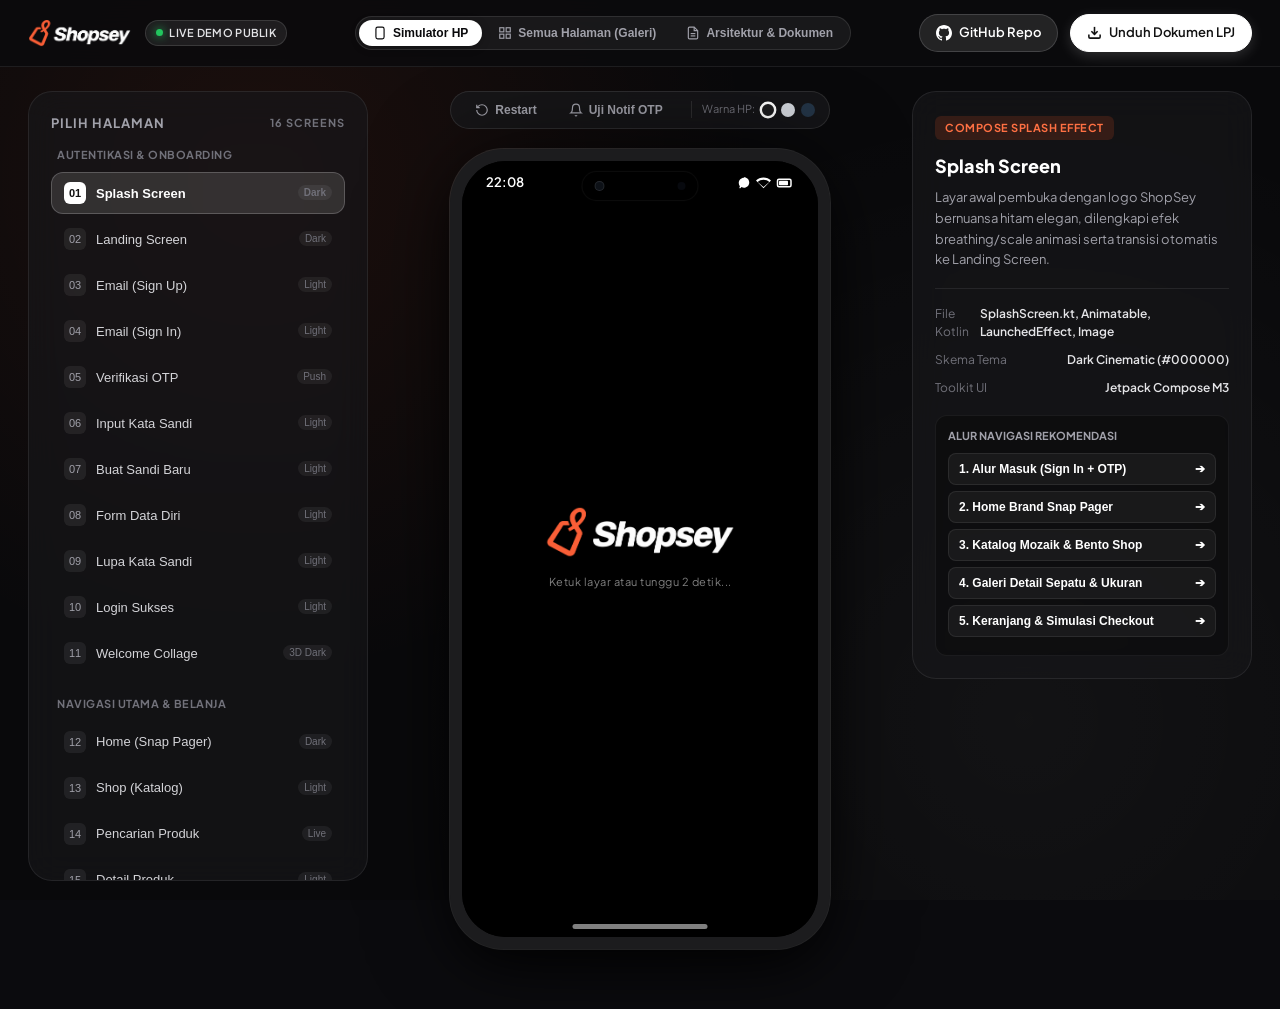
<file: index.html>
<!DOCTYPE html>
<html lang="id">
<head>
  <meta charset="UTF-8">
  <meta http-equiv="refresh" content="0; url=docs/index.html">
  <title>ShopSey — Mengalihkan ke Demo Publik...</title>
  <script>
    window.location.replace("docs/index.html");
  </script>
</head>
<body style="background:#09090b; color:#ffffff; font-family:sans-serif; display:flex; align-items:center; justify-content:center; height:100vh; margin:0;">
  <p>Mengalihkan ke Demo Aplikasi ShopSey... <a href="docs/index.html" style="color:#ff5722;">Klik di sini jika tidak beralih otomatis</a></p>
</body>
</html>
</file>
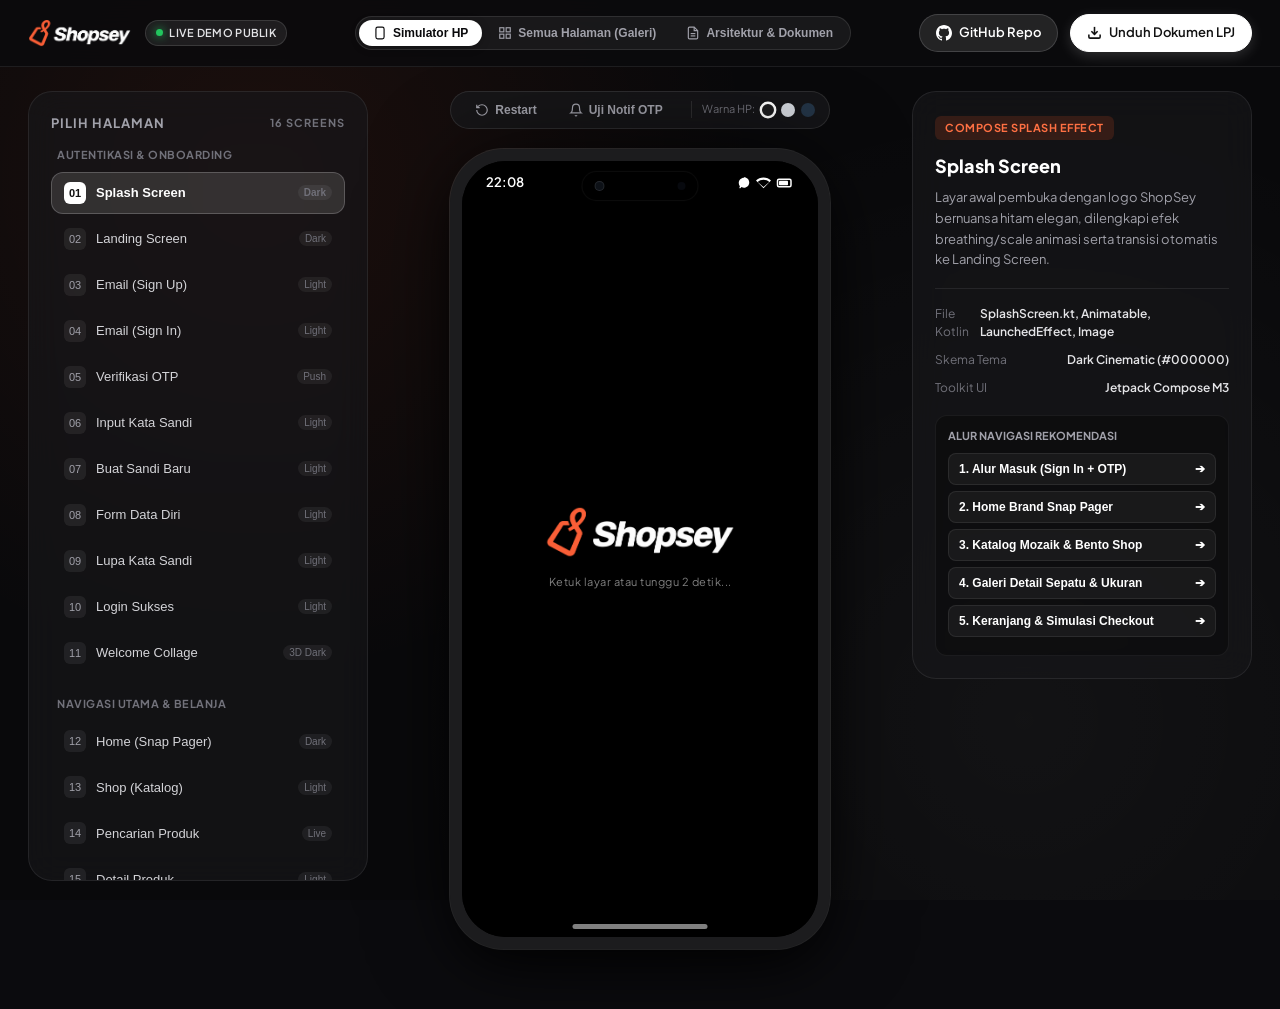
<file: docs/index.html>
<!DOCTYPE html>
<html lang="id">
<head>
  <meta charset="UTF-8">
  <meta name="viewport" content="width=device-width, initial-scale=1.0">
  <title>ShopSey — Demo Interaktif Seluruh Halaman Aplikasi Android</title>
  <meta name="description" content="Demo website publik untuk seluruh halaman aplikasi mobile ShopSey (Tugas Akhir Android Studio Jetpack Compose). Menampilkan simulasi autentikasi OTP, katalog brand sinematik, dan keranjang belanja.">
  <link rel="icon" type="image/png" href="assets/images/logo3.png">

  <!-- Google Fonts: Plus Jakarta Sans -->
  <link rel="preconnect" href="https://fonts.googleapis.com">
  <link rel="preconnect" href="https://fonts.gstatic.com" crossorigin>
  <link href="https://fonts.googleapis.com/css2?family=Plus+Jakarta+Sans:wght@400;500;600;700;800;900&display=swap" rel="stylesheet">

  <!-- Main Stylesheet -->
  <link rel="stylesheet" href="style.css">
</head>
<body>

  <!-- Ambient Light Glow -->
  <div class="bg-ambient"></div>

  <!-- Top Sticky Header -->
  <header class="site-header">
    <div class="brand-section">
      <img src="assets/images/logo_shopsey_white.png" alt="ShopSey Logo" class="brand-logo-img">
      <span class="brand-badge">
        <span class="pulse-dot"></span>
        LIVE DEMO PUBLIK
      </span>
    </div>

    <!-- View Mode Switcher -->
    <div class="nav-view-mode">
      <button class="view-btn active" id="btn-mode-simulator">
        <svg width="14" height="14" viewBox="0 0 24 24" fill="none" stroke="currentColor" stroke-width="2"><rect x="5" y="2" width="14" height="20" rx="3"/><line x1="12" y1="18" x2="12" y2="18"/></svg>
        Simulator HP
      </button>
      <button class="view-btn" id="btn-mode-overview">
        <svg width="14" height="14" viewBox="0 0 24 24" fill="none" stroke="currentColor" stroke-width="2"><rect x="3" y="3" width="7" height="7"/><rect x="14" y="3" width="7" height="7"/><rect x="14" y="14" width="7" height="7"/><rect x="3" y="14" width="7" height="7"/></svg>
        Semua Halaman (Galeri)
      </button>
      <button class="view-btn" id="btn-mode-docs">
        <svg width="14" height="14" viewBox="0 0 24 24" fill="none" stroke="currentColor" stroke-width="2"><path d="M14 2H6a2 2 0 0 0-2 2v16a2 2 0 0 0 2 2h12a2 2 0 0 0 2-2V8z"/><polyline points="14 2 14 8 20 8"/><line x1="16" y1="13" x2="8" y2="13"/><line x1="16" y1="17" x2="8" y2="17"/></svg>
        Arsitektur & Dokumen
      </button>
    </div>

    <!-- Header Actions -->
    <div class="header-actions">
      <a href="https://github.com/r4rdi/Shopsey-App" target="_blank" class="btn-icon-link btn-github">
        <svg width="16" height="16" viewBox="0 0 24 24" fill="currentColor"><path d="M12 0c-6.626 0-12 5.373-12 12 0 5.302 3.438 9.8 8.207 11.387.599.111.793-.261.793-.577v-2.234c-3.338.726-4.033-1.416-4.033-1.416-.546-1.387-1.333-1.756-1.333-1.756-1.089-.745.083-.729.083-.729 1.205.084 1.839 1.237 1.839 1.237 1.07 1.834 2.807 1.304 3.492.997.107-.775.418-1.305.762-1.604-2.665-.305-5.467-1.334-5.467-5.931 0-1.311.469-2.381 1.236-3.221-.124-.303-.535-1.524.117-3.176 0 0 1.008-.322 3.301 1.23.957-.266 1.983-.399 3.003-.404 1.02.005 2.047.138 3.006.404 2.291-1.552 3.297-1.23 3.297-1.23.653 1.653.242 2.874.118 3.176.77.84 1.235 1.911 1.235 3.221 0 4.609-2.807 5.624-5.479 5.921.43.372.823 1.102.823 2.222v3.293c0 .319.192.694.801.576 4.765-1.589 8.199-6.086 8.199-11.386 0-6.627-5.373-12-12-12z"/></svg>
        GitHub Repo
      </a>
      <a href="../LPJ_Tugas_Akhir_ShopSey_Android_Studio.docx" download class="btn-icon-link btn-primary">
        <svg width="15" height="15" viewBox="0 0 24 24" fill="none" stroke="currentColor" stroke-width="2.5"><path d="M21 15v4a2 2 0 0 1-2 2H5a2 2 0 0 1-2-2v-4"/><polyline points="7 10 12 15 17 10"/><line x1="12" y1="15" x2="12" y2="3"/></svg>
        Unduh Dokumen LPJ
      </a>
    </div>
  </header>

  <!-- Main Workspace -->
  <main class="app-container">

    <!-- ====================================================================
         VIEW 1: Interactive Device Simulator Mode
         ==================================================================== -->
    <div class="simulator-layout" id="view-simulator">

      <!-- Left Sidebar: Direct Screen Jump & Flow Navigator -->
      <aside class="sidebar-panel">
        <div class="panel-title">
          <span>Pilih Halaman</span>
          <span style="font-size: 11px; color: #71717a;">16 Screens</span>
        </div>

        <!-- Group 1: Onboarding & Autentikasi -->
        <div class="flow-group">
          <div class="flow-group-title">Autentikasi & Onboarding</div>
          <button class="screen-link-btn active" data-screen="splash">
            <span class="screen-icon">01</span>
            <span>Splash Screen</span>
            <span class="screen-badge-theme">Dark</span>
          </button>
          <button class="screen-link-btn" data-screen="landing">
            <span class="screen-icon">02</span>
            <span>Landing Screen</span>
            <span class="screen-badge-theme">Dark</span>
          </button>
          <button class="screen-link-btn" data-screen="email-signup">
            <span class="screen-icon">03</span>
            <span>Email (Sign Up)</span>
            <span class="screen-badge-theme">Light</span>
          </button>
          <button class="screen-link-btn" data-screen="email-signin">
            <span class="screen-icon">04</span>
            <span>Email (Sign In)</span>
            <span class="screen-badge-theme">Light</span>
          </button>
          <button class="screen-link-btn" data-screen="otp">
            <span class="screen-icon">05</span>
            <span>Verifikasi OTP</span>
            <span class="screen-badge-theme">Push</span>
          </button>
          <button class="screen-link-btn" data-screen="password">
            <span class="screen-icon">06</span>
            <span>Input Kata Sandi</span>
            <span class="screen-badge-theme">Light</span>
          </button>
          <button class="screen-link-btn" data-screen="create-password">
            <span class="screen-icon">07</span>
            <span>Buat Sandi Baru</span>
            <span class="screen-badge-theme">Light</span>
          </button>
          <button class="screen-link-btn" data-screen="register-form">
            <span class="screen-icon">08</span>
            <span>Form Data Diri</span>
            <span class="screen-badge-theme">Light</span>
          </button>
          <button class="screen-link-btn" data-screen="forgot-password">
            <span class="screen-icon">09</span>
            <span>Lupa Kata Sandi</span>
            <span class="screen-badge-theme">Light</span>
          </button>
          <button class="screen-link-btn" data-screen="login-success">
            <span class="screen-icon">10</span>
            <span>Login Sukses</span>
            <span class="screen-badge-theme">Light</span>
          </button>
          <button class="screen-link-btn" data-screen="welcome">
            <span class="screen-icon">11</span>
            <span>Welcome Collage</span>
            <span class="screen-badge-theme">3D Dark</span>
          </button>
        </div>

        <!-- Group 2: E-Commerce Experience -->
        <div class="flow-group">
          <div class="flow-group-title">Navigasi Utama & Belanja</div>
          <button class="screen-link-btn" data-screen="home">
            <span class="screen-icon">12</span>
            <span>Home (Snap Pager)</span>
            <span class="screen-badge-theme">Dark</span>
          </button>
          <button class="screen-link-btn" data-screen="shop">
            <span class="screen-icon">13</span>
            <span>Shop (Katalog)</span>
            <span class="screen-badge-theme">Light</span>
          </button>
          <button class="screen-link-btn" data-screen="search">
            <span class="screen-icon">14</span>
            <span>Pencarian Produk</span>
            <span class="screen-badge-theme">Live</span>
          </button>
          <button class="screen-link-btn" data-screen="detail">
            <span class="screen-icon">15</span>
            <span>Detail Produk</span>
            <span class="screen-badge-theme">Light</span>
          </button>
          <button class="screen-link-btn" data-screen="bag">
            <span class="screen-icon">16</span>
            <span>Keranjang (Bag)</span>
            <span class="screen-badge-theme">Checkout</span>
          </button>
          <button class="screen-link-btn" data-screen="profile">
            <span class="screen-icon">17</span>
            <span>Profil Pengguna</span>
            <span class="screen-badge-theme">Member</span>
          </button>
        </div>
      </aside>

      <!-- Center Stage: The Live Phone Mockup -->
      <section class="device-stage">

        <!-- Controls Toolbar -->
        <div class="device-toolbar">
          <button class="toolbar-btn" id="btn-restart-app" title="Kembali ke awal">
            <svg width="14" height="14" viewBox="0 0 24 24" fill="none" stroke="currentColor" stroke-width="2"><path d="M3 12a9 9 0 1 0 9-9 9.75 9.75 0 0 0-6.74 2.74L3 8"/><path d="M3 3v5h5"/></svg>
            Restart
          </button>
          <button class="toolbar-btn" id="btn-test-notif" title="Uji Notifikasi Pop-up OTP">
            <svg width="14" height="14" viewBox="0 0 24 24" fill="none" stroke="currentColor" stroke-width="2"><path d="M18 8A6 6 0 0 0 6 8c0 7-3 9-3 9h18s-3-2-3-9"/><path d="M13.73 21a2 2 0 0 1-3.46 0"/></svg>
            Uji Notif OTP
          </button>

          <!-- Device Bezel Color Switcher -->
          <div class="device-color-picker">
            <span style="font-size: 11px; color: #71717a;">Warna HP:</span>
            <div class="color-dot color-black active" data-color="black" title="Titanium Black"></div>
            <div class="color-dot color-silver" data-color="silver" title="Titanium Silver"></div>
            <div class="color-dot color-blue" data-color="blue" title="Midnight Navy"></div>
          </div>
        </div>

        <!-- The Physical Phone Frame -->
        <div class="phone-mockup" id="phone-mockup-frame">
          <div class="phone-screen">

            <!-- Dynamic Island Hardware -->
            <div class="dynamic-island">
              <div class="island-camera"></div>
              <div class="island-sensor"></div>
            </div>

            <!-- Top Status Bar -->
            <div class="phone-status-bar">
              <span class="clock-time">09:41</span>
              <div class="status-bar-icons">
                <svg width="14" height="14" viewBox="0 0 24 24" fill="currentColor"><path d="M12 3c-4.97 0-9 4.03-9 9 0 2.12.74 4.07 1.97 5.61L4.35 19.4c-.39.39-.39 1.02 0 1.41.39.39 1.02.39 1.41 0l1.9-1.9C9.23 19.64 10.57 20 12 20c4.97 0 9-4.03 9-9s-4.03-9-9-9z"/></svg>
                <svg width="15" height="15" viewBox="0 0 24 24" fill="currentColor"><path d="M12 4C7.31 4 3.07 5.9 0 8.98L12 21 24 8.98C20.93 5.9 16.69 4 12 4zm0 3.5c3.55 0 6.8 1.34 9.27 3.55L12 19.33 2.73 11.05C5.2 8.84 8.45 7.5 12 7.5z"/></svg>
                <svg width="18" height="18" viewBox="0 0 24 24" fill="currentColor"><rect x="2" y="7" width="18" height="10" rx="2" fill="none" stroke="currentColor" stroke-width="2"/><rect x="4" y="9" width="12" height="6" rx="1"/><path d="M22 11v2"/></svg>
              </div>
            </div>

            <!-- Heads-Up System Notification (Simulasi Android Status Bar Push Alert) -->
            <div class="heads-up-notification" id="heads-up-notif">
              <div class="notif-header">
                <div class="notif-app-icon">S</div>
                <span>ShopSey • Sekarang</span>
              </div>
              <div class="notif-body">
                Kode verifikasi akun ShopSey Anda adalah <span class="notif-otp-code" id="notif-otp-val">392817</span>. Jangan berikan kode ini kepada siapa pun.
              </div>
              <div class="notif-actions">
                <button class="notif-btn copy-btn" id="btn-copy-otp">Salin Kode</button>
                <button class="notif-btn" onclick="document.getElementById('heads-up-notif').classList.remove('visible')">Tutup</button>
              </div>
            </div>

            <!-- ==========================================================
                 SCREEN CONTAINER (VIEWPORT)
                 ========================================================== -->
            <div class="screen-viewport">

              <!-- 1. SPLASH SCREEN -->
              <div class="screen active" id="screen-splash">
                <div class="splash-logo-wrap">
                  <img src="assets/images/logo_shopsey_white.png" alt="ShopSey Logo" class="splash-logo-img">
                  <div class="splash-hint">Ketuk layar atau tunggu 2 detik...</div>
                </div>
              </div>

              <!-- 2. LANDING SCREEN -->
              <div class="screen" id="screen-landing">
                <div class="landing-carousel-bg">
                  <img src="assets/images/landing1.png" class="landing-slide-img active" alt="Landing 1">
                  <img src="assets/images/landing2.png" class="landing-slide-img" alt="Landing 2">
                  <img src="assets/images/landing3.png" class="landing-slide-img" alt="Landing 3">
                  <img src="assets/images/landing4.png" class="landing-slide-img" alt="Landing 4">
                  <img src="assets/images/landing5.png" class="landing-slide-img" alt="Landing 5">
                  <img src="assets/images/landing6.png" class="landing-slide-img" alt="Landing 6">
                </div>
                <div class="landing-vignette"></div>
                <div class="landing-content">
                  <div class="landing-header">
                    <img src="assets/images/logo_shopsey_white.png" alt="ShopSey" class="landing-logo">
                    <div class="landing-dots">
                      <div class="landing-dot active" data-slide="0"></div>
                      <div class="landing-dot" data-slide="1"></div>
                      <div class="landing-dot" data-slide="2"></div>
                      <div class="landing-dot" data-slide="3"></div>
                      <div class="landing-dot" data-slide="4"></div>
                      <div class="landing-dot" data-slide="5"></div>
                    </div>
                  </div>
                  <div class="landing-footer">
                    <button class="btn-landing-primary" onclick="navigateTo('email-signup')">Sign Up</button>
                    <button class="btn-landing-secondary" onclick="navigateTo('email-signin')">Sign In</button>
                  </div>
                </div>
              </div>

              <!-- 3. EMAIL INPUT (SIGN UP) -->
              <div class="screen" id="screen-email-signup">
                <div class="auth-screen-layout">
                  <div class="auth-nav-bar">
                    <button class="auth-back-btn" onclick="navigateTo('landing')">
                      <svg width="20" height="20" viewBox="0 0 24 24" fill="none" stroke="currentColor" stroke-width="2.5"><path d="M19 12H5M12 19l-7-7 7-7"/></svg>
                    </button>
                    <img src="assets/images/logo_shopsey_black.png" alt="ShopSey" class="auth-brand-logo">
                    <div style="width: 24px;"></div>
                  </div>
                  <h1 class="auth-title">Masukkan email Anda untuk bergabung</h1>
                  <p class="auth-subtitle">Daftarkan akun member ShopSey untuk mendapatkan akses eksklusif ke rilis produk terbaru.</p>
                  <div class="form-group">
                    <label class="form-label">Alamat Email</label>
                    <input type="email" class="form-input-text" id="signup-email-input" value="member@shopsey.com" placeholder="nama@email.com">
                  </div>
                  <p style="font-size: 11px; color: #71717a; margin-bottom: 20px; line-height: 1.4;">
                    Dengan melanjutkan, Anda menyetujui Ketentuan Layanan dan Kebijakan Privasi ShopSey.
                  </p>
                  <button class="auth-btn-full" onclick="navigateTo('create-password')">Lanjutkan</button>
                  <div class="auth-text-link" onclick="navigateTo('email-signin')">
                    Sudah memiliki akun? <b>Sign In</b>
                  </div>
                </div>
              </div>

              <!-- 4. EMAIL INPUT (SIGN IN) -->
              <div class="screen" id="screen-email-signin">
                <div class="auth-screen-layout">
                  <div class="auth-nav-bar">
                    <button class="auth-back-btn" onclick="navigateTo('landing')">
                      <svg width="20" height="20" viewBox="0 0 24 24" fill="none" stroke="currentColor" stroke-width="2.5"><path d="M19 12H5M12 19l-7-7 7-7"/></svg>
                    </button>
                    <img src="assets/images/logo_shopsey_black.png" alt="ShopSey" class="auth-brand-logo">
                    <div style="width: 24px;"></div>
                  </div>
                  <h1 class="auth-title">Masukkan email Anda untuk masuk</h1>
                  <p class="auth-subtitle">Kami akan mengirimkan kode verifikasi OTP ke email Anda.</p>
                  <div class="form-group">
                    <label class="form-label">Alamat Email</label>
                    <input type="email" class="form-input-text" id="signin-email-input" value="member@shopsey.com" placeholder="nama@email.com">
                  </div>
                  <button class="auth-btn-full" onclick="navigateTo('otp')">Lanjutkan</button>
                  <button class="auth-btn-outline" onclick="navigateTo('password')">Gunakan Kata Sandi</button>
                  <div class="auth-text-link" onclick="navigateTo('email-signup')">
                    Belum punya akun? <b>Daftar Sekarang</b>
                  </div>
                </div>
              </div>

              <!-- 5. OTP VERIFICATION SCREEN -->
              <div class="screen" id="screen-otp">
                <div class="auth-screen-layout">
                  <div class="auth-nav-bar">
                    <button class="auth-back-btn" onclick="navigateTo('email-signin')">
                      <svg width="20" height="20" viewBox="0 0 24 24" fill="none" stroke="currentColor" stroke-width="2.5"><path d="M19 12H5M12 19l-7-7 7-7"/></svg>
                    </button>
                    <img src="assets/images/logo_shopsey_black.png" alt="ShopSey" class="auth-brand-logo">
                    <div style="width: 24px;"></div>
                  </div>
                  <h1 class="auth-title">Verifikasi email Anda</h1>
                  <p class="auth-subtitle">Masukkan kode 6 digit yang dikirimkan ke:</p>
                  <div class="user-email-chip">
                    <span id="display-otp-email">member@shopsey.com</span>
                    <span class="edit-link" onclick="navigateTo('email-signin')">Ubah</span>
                  </div>
                  <div class="otp-inputs-grid">
                    <input type="text" maxlength="1" class="otp-box" value="3">
                    <input type="text" maxlength="1" class="otp-box" value="9">
                    <input type="text" maxlength="1" class="otp-box" value="2">
                    <input type="text" maxlength="1" class="otp-box" value="8">
                    <input type="text" maxlength="1" class="otp-box" value="1">
                    <input type="text" maxlength="1" class="otp-box" value="7">
                  </div>
                  <div style="display: flex; justify-content: space-between; font-size: 12px; margin-bottom: 20px;">
                    <span style="color: #71717a;">Kirim ulang kode dalam</span>
                    <span style="font-weight: 700; color: #111111;" id="otp-timer-count">45d</span>
                  </div>
                  <button class="auth-btn-full" onclick="navigateTo('login-success')">Verifikasi & Masuk</button>
                  <div class="auth-text-link" onclick="navigateTo('password')">
                    Masuk menggunakan <b>Kata Sandi</b>
                  </div>
                </div>
              </div>

              <!-- 6. PASSWORD INPUT SCREEN -->
              <div class="screen" id="screen-password">
                <div class="auth-screen-layout">
                  <div class="auth-nav-bar">
                    <button class="auth-back-btn" onclick="navigateTo('email-signin')">
                      <svg width="20" height="20" viewBox="0 0 24 24" fill="none" stroke="currentColor" stroke-width="2.5"><path d="M19 12H5M12 19l-7-7 7-7"/></svg>
                    </button>
                    <img src="assets/images/logo_shopsey_black.png" alt="ShopSey" class="auth-brand-logo">
                    <div style="width: 24px;"></div>
                  </div>
                  <h1 class="auth-title">Apa kata sandi Anda?</h1>
                  <div class="user-email-chip">
                    <span>member@shopsey.com</span>
                    <span class="edit-link" onclick="navigateTo('email-signin')">Ubah</span>
                  </div>
                  <div class="form-group password-wrap">
                    <label class="form-label">Kata Sandi</label>
                    <input type="password" class="form-input-text" id="input-password-field" value="Member2026!">
                    <button class="password-toggle-btn" type="button" onclick="const p = document.getElementById('input-password-field'); p.type = p.type === 'password' ? 'text' : 'password';">
                      <svg width="18" height="18" viewBox="0 0 24 24" fill="none" stroke="currentColor" stroke-width="2"><path d="M1 12s4-8 11-8 11 8 11 8-4 8-11 8-11-8-11-8z"/><circle cx="12" cy="12" r="3"/></svg>
                    </button>
                  </div>
                  <div style="text-align: right; margin-bottom: 24px;">
                    <span style="font-size: 12px; color: #ff5722; font-weight: 600; cursor: pointer;" onclick="navigateTo('forgot-password')">Lupa kata sandi?</span>
                  </div>
                  <button class="auth-btn-full" onclick="navigateTo('login-success')">Masuk</button>
                  <button class="auth-btn-outline" onclick="navigateTo('otp')">Masuk dengan Kode OTP</button>
                </div>
              </div>

              <!-- 7. CREATE PASSWORD SCREEN (SIGN UP FLOW) -->
              <div class="screen" id="screen-create-password">
                <div class="auth-screen-layout">
                  <div class="auth-nav-bar">
                    <button class="auth-back-btn" onclick="navigateTo('email-signup')">
                      <svg width="20" height="20" viewBox="0 0 24 24" fill="none" stroke="currentColor" stroke-width="2.5"><path d="M19 12H5M12 19l-7-7 7-7"/></svg>
                    </button>
                    <img src="assets/images/logo_shopsey_black.png" alt="ShopSey" class="auth-brand-logo">
                    <div style="width: 24px;"></div>
                  </div>
                  <h1 class="auth-title">Buat kata sandi</h1>
                  <p class="auth-subtitle">Gunakan kata sandi yang kuat untuk mengamankan akun Anda.</p>
                  <div class="form-group password-wrap">
                    <label class="form-label">Kata Sandi Baru</label>
                    <input type="password" class="form-input-text" value="ShopseyPro2026!">
                  </div>
                  <div style="display: flex; flex-direction: column; gap: 6px; font-size: 12px; color: #16a34a; margin-bottom: 24px;">
                    <div>✓ Minimal 8 karakter</div>
                    <div>✓ Mengandung huruf besar dan kecil</div>
                    <div>✓ Mengandung angka atau simbol khusus</div>
                  </div>
                  <button class="auth-btn-full" onclick="navigateTo('register-form')">Lanjutkan</button>
                </div>
              </div>

              <!-- 8. REGISTER FORM SCREEN -->
              <div class="screen" id="screen-register-form">
                <div class="auth-screen-layout">
                  <div class="auth-nav-bar">
                    <button class="auth-back-btn" onclick="navigateTo('create-password')">
                      <svg width="20" height="20" viewBox="0 0 24 24" fill="none" stroke="currentColor" stroke-width="2.5"><path d="M19 12H5M12 19l-7-7 7-7"/></svg>
                    </button>
                    <img src="assets/images/logo_shopsey_black.png" alt="ShopSey" class="auth-brand-logo">
                    <div style="width: 24px;"></div>
                  </div>
                  <h1 class="auth-title">Lengkapi profil Anda</h1>
                  <p class="auth-subtitle">Informasi ini digunakan untuk personalisasi rekomendasi belanja Anda.</p>
                  <div class="form-group">
                    <label class="form-label">Nama Depan</label>
                    <input type="text" class="form-input-text" value="R">
                  </div>
                  <div class="form-group">
                    <label class="form-label">Nama Belakang</label>
                    <input type="text" class="form-input-text" value="Ardiansyah">
                  </div>
                  <div class="form-group">
                    <label class="form-label">Tanggal Lahir</label>
                    <input type="date" class="form-input-text" value="2002-08-15">
                  </div>
                  <div class="form-group">
                    <label class="form-label">Pilihan Kategori Minat</label>
                    <div style="display: flex; gap: 10px;">
                      <button type="button" class="search-chip" style="background:#111111; color:white;">Pria</button>
                      <button type="button" class="search-chip">Wanita</button>
                      <button type="button" class="search-chip">Anak</button>
                    </div>
                  </div>
                  <button class="auth-btn-full" onclick="navigateTo('login-success')">Daftar Akun</button>
                </div>
              </div>

              <!-- 9. FORGOT PASSWORD SCREEN -->
              <div class="screen" id="screen-forgot-password">
                <div class="auth-screen-layout">
                  <div class="auth-nav-bar">
                    <button class="auth-back-btn" onclick="navigateTo('password')">
                      <svg width="20" height="20" viewBox="0 0 24 24" fill="none" stroke="currentColor" stroke-width="2.5"><path d="M19 12H5M12 19l-7-7 7-7"/></svg>
                    </button>
                    <img src="assets/images/logo_shopsey_black.png" alt="ShopSey" class="auth-brand-logo">
                    <div style="width: 24px;"></div>
                  </div>
                  <h1 class="auth-title">Reset kata sandi</h1>
                  <p class="auth-subtitle">Verifikasikan email Anda dan buat kata sandi baru.</p>
                  <div class="form-group">
                    <label class="form-label">Email Terdaftar</label>
                    <input type="email" class="form-input-text" value="member@shopsey.com">
                  </div>
                  <div class="form-group">
                    <label class="form-label">Kata Sandi Baru</label>
                    <input type="password" class="form-input-text" value="PasswordBaru2026!">
                  </div>
                  <button class="auth-btn-full" onclick="navigateTo('landing')">Perbarui Kata Sandi</button>
                  <button class="auth-btn-outline" onclick="navigateTo('landing')">Batal</button>
                </div>
              </div>

              <!-- 10. LOGIN SUCCESS SCREEN -->
              <div class="screen" id="screen-login-success">
                <div class="success-badge-anim">
                  <svg width="40" height="40" viewBox="0 0 24 24" fill="none" stroke="currentColor" stroke-width="3"><polyline points="20 6 9 17 4 12"/></svg>
                </div>
                <h1 style="font-size: 26px; font-weight: 800; color: #111111; margin-bottom: 8px;">Anda berhasil masuk</h1>
                <p style="font-size: 14px; color: #71717a; margin-bottom: 30px;">Selamat datang kembali di ShopSey. Pengalaman belanja premium Anda telah siap.</p>
                <button class="auth-btn-full" onclick="navigateTo('welcome')">Lanjutkan</button>
              </div>

              <!-- 11. WELCOME SCREEN (30-DEGREE TILTED PHOTO COLLAGE) -->
              <div class="screen" id="screen-welcome">
                <div class="welcome-collage-wrap">
                  <div class="collage-col">
                    <img src="assets/images/welcome1.png" class="collage-img" alt="W1">
                    <img src="assets/images/welcome2.png" class="collage-img" alt="W2">
                    <img src="assets/images/welcome3.png" class="collage-img" alt="W3">
                    <img src="assets/images/welcome4.png" class="collage-img" alt="W4">
                  </div>
                  <div class="collage-col">
                    <img src="assets/images/welcome5.png" class="collage-img" alt="W5">
                    <img src="assets/images/welcome6.png" class="collage-img" alt="W6">
                    <img src="assets/images/welcome7.png" class="collage-img" alt="W7">
                    <img src="assets/images/welcome8.png" class="collage-img" alt="W8">
                  </div>
                  <div class="collage-col">
                    <img src="assets/images/welcome9.png" class="collage-img" alt="W9">
                    <img src="assets/images/welcome10.png" class="collage-img" alt="W10">
                    <img src="assets/images/welcome11.png" class="collage-img" alt="W11">
                    <img src="assets/images/welcome12.png" class="collage-img" alt="W12">
                  </div>
                </div>
                <div class="welcome-overlay">
                  <div class="welcome-top">
                    <img src="assets/images/logo_shopsey_white.png" alt="ShopSey" style="height: 30px;">
                  </div>
                  <div class="welcome-center">
                    <h1 class="welcome-heading">Hi R,<br>Welcome to Shopsey.</h1>
                    <p class="welcome-sub">Thanks for being with us! Temukan perlengkapan atletik terbaik yang dirancang untuk performa tertinggi.</p>
                    <div style="margin-top: 20px;">
                      <button class="btn-landing-primary" style="background:#ffffff; color:#111111; font-weight:800;" onclick="navigateTo('home')">Mulai Eksplorasi</button>
                    </div>
                  </div>
                  <div class="welcome-footer-tag">MEMBER SEJAK 2026</div>
                </div>
              </div>

              <!-- 12. HOME SCREEN (CINEMATIC DARK VERTICAL PAGER) -->
              <div class="screen" id="screen-home">
                <div class="home-vertical-pager">

                  <!-- Slide 1: Nike -->
                  <div class="home-section-slide active" data-index="0">
                    <img src="assets/images/homebg1.png" class="home-section-bg" alt="Nike United">
                    <div class="home-gradient-overlay"></div>
                    <div class="home-section-info">
                      <img src="assets/images/icon_nike.png" class="home-brand-icon" alt="Nike Logo">
                      <h2 class="home-section-title">Nike United</h2>
                      <p class="home-section-desc">Created by athletes. Inovasi mutakhir untuk performa tanpa batas.</p>
                      <button class="home-explore-btn">Explore</button>
                    </div>
                  </div>

                  <!-- Slide 2: Sheath Kobe -->
                  <div class="home-section-slide" data-index="1">
                    <img src="assets/images/homebg2.png" class="home-section-bg" alt="Kobe Protro">
                    <div class="home-gradient-overlay"></div>
                    <div class="home-section-info">
                      <img src="assets/images/icon_sheathkobe.png" class="home-brand-icon" alt="Kobe Sheath">
                      <h2 class="home-section-title">Kobe Protro</h2>
                      <p class="home-section-desc">Passion, focus, and relentless work ethic. Semangat Mamba Mentality.</p>
                      <button class="home-explore-btn">Explore</button>
                    </div>
                  </div>

                  <!-- Slide 3: Adidas -->
                  <div class="home-section-slide" data-index="2">
                    <img src="assets/images/homebg3.png" class="home-section-bg" alt="Predator Elite">
                    <div class="home-gradient-overlay"></div>
                    <div class="home-section-info">
                      <img src="assets/images/icon_adidas.png" class="home-brand-icon" alt="Adidas">
                      <h2 class="home-section-title">Predator Elite</h2>
                      <p class="home-section-desc">Speed, precision, and surgical touch di setiap sentuhan lapangan.</p>
                      <button class="home-explore-btn">Explore</button>
                    </div>
                  </div>

                  <!-- Slide 4: Puma -->
                  <div class="home-section-slide" data-index="3">
                    <img src="assets/images/homebg4.png" class="home-section-bg" alt="Puma Future">
                    <div class="home-gradient-overlay"></div>
                    <div class="home-section-info">
                      <img src="assets/images/icon_puma.png" class="home-brand-icon" alt="Puma">
                      <h2 class="home-section-title">Puma Future 7</h2>
                      <p class="home-section-desc">Play without boundaries. Agility and pure energy.</p>
                      <button class="home-explore-btn">Explore</button>
                    </div>
                  </div>

                  <!-- Slide 5: Under Armour -->
                  <div class="home-section-slide" data-index="4">
                    <img src="assets/images/homebg5.png" class="home-section-bg" alt="Curry Flow">
                    <div class="home-gradient-overlay"></div>
                    <div class="home-section-info">
                      <img src="assets/images/icon_underarmour.png" class="home-brand-icon" alt="Under Armour">
                      <h2 class="home-section-title">Curry Flow 11</h2>
                      <p class="home-section-desc">Change the game for good. Unstoppable grip di setiap manuver.</p>
                      <button class="home-explore-btn">Explore</button>
                    </div>
                  </div>

                  <!-- Slide 6: Jordan -->
                  <div class="home-section-slide" data-index="5">
                    <img src="assets/images/homebg6.png" class="home-section-bg" alt="Jordan 6">
                    <div class="home-gradient-overlay"></div>
                    <div class="home-section-info">
                      <img src="assets/images/icon_jordan.png" class="home-brand-icon" alt="Jordan">
                      <h2 class="home-section-title">Jordan 6 Sneaker</h2>
                      <p class="home-section-desc">Defy gravity. An iconic silhouette born for flight.</p>
                      <button class="home-explore-btn">Explore</button>
                    </div>
                  </div>

                </div>

                <!-- Timer Progress Bar at Bottom Right -->
                <div class="home-timer-indicator">
                  <span class="timer-label" id="home-timer-num">01 / 06</span>
                  <div class="timer-track">
                    <div class="timer-fill" id="home-timer-fill"></div>
                  </div>
                </div>

                <!-- Floating Up/Down Arrows -->
                <div class="pager-arrow-nav">
                  <button class="pager-nav-btn" id="btn-home-prev">▲</button>
                  <button class="pager-nav-btn" id="btn-home-next">▼</button>
                </div>
              </div>

              <!-- 13. SHOP SCREEN (LIGHT THEME, HERO CAROUSEL, BENTO & PICKS) -->
              <div class="screen" id="screen-shop">
                <div class="shop-top-bar">
                  <div class="category-dropdown-pill">
                    <span>Men</span>
                    <svg width="16" height="16" viewBox="0 0 24 24" fill="none" stroke="currentColor" stroke-width="2.5"><polyline points="6 9 12 15 18 9"/></svg>
                  </div>
                  <div class="shop-action-icons">
                    <button class="round-icon-btn" onclick="navigateTo('search')">
                      <svg width="18" height="18" viewBox="0 0 24 24" fill="none" stroke="currentColor" stroke-width="2"><circle cx="11" cy="11" r="8"/><line x1="21" y1="21" x2="16.65" y2="16.65"/></svg>
                    </button>
                  </div>
                </div>

                <!-- Hero Carousel -->
                <div class="shop-hero-carousel">
                  <div class="hero-slider-wrap">
                    <div class="hero-slide active">
                      <img src="assets/images/shop1.png" class="hero-slide-img" alt="Alphafly 4">
                      <div class="hero-slide-title">Coming Soon: Alphafly 4 'Prototype'</div>
                    </div>
                    <div class="hero-slide">
                      <img src="assets/images/shop2.png" class="hero-slide-img" alt="Phantom GX">
                      <div class="hero-slide-title">New Release: Phantom GX Elite</div>
                    </div>
                    <div class="hero-slide">
                      <img src="assets/images/shop3.png" class="hero-slide-img" alt="Mercurial">
                      <div class="hero-slide-title">Precision Speed: Mercurial Superfly</div>
                    </div>
                  </div>
                  <div class="hero-dots">
                    <div class="hero-dot active" data-hero="0"></div>
                    <div class="hero-dot" data-hero="1"></div>
                    <div class="hero-dot" data-hero="2"></div>
                  </div>
                </div>

                <!-- Bento Mosaic Categories -->
                <div class="section-heading-row">
                  <h3 class="section-main-heading">Categories</h3>
                  <span class="section-link-action">Lihat Semua</span>
                </div>
                <div class="bento-categories-grid">
                  <div class="category-bento-card">
                    <img src="assets/images/shop5.png" class="category-card-img" alt="New">
                    <span class="category-card-title">New & Featured</span>
                  </div>
                  <div class="category-bento-card">
                    <img src="assets/images/shop4.png" class="category-card-img" alt="Shoes">
                    <span class="category-card-title">Shoes</span>
                  </div>
                  <div class="category-bento-card">
                    <img src="assets/images/shop11.png" class="category-card-img" alt="Clothing">
                    <span class="category-card-title">Clothing</span>
                  </div>
                  <div class="category-bento-card">
                    <img src="assets/images/shop10.png" class="category-card-img" alt="Accessories">
                    <span class="category-card-title">Accessories</span>
                  </div>
                </div>

                <!-- Lifestyle Picks Grid -->
                <div class="section-heading-row" style="margin-top: 14px;">
                  <h3 class="section-main-heading">Lifestyle Picks</h3>
                  <span class="section-link-action">Filter & Urutkan</span>
                </div>
                <div class="lifestyle-picks-grid">
                  <div class="product-mini-card">
                    <div class="mini-card-img-wrap">
                      <img src="assets/images/shop15.png" class="mini-card-img" alt="P1">
                      <div class="mini-card-heart">♥</div>
                    </div>
                    <div class="mini-card-name">Nike Offcourt</div>
                    <div class="mini-card-price">Rp609.000</div>
                  </div>
                  <div class="product-mini-card">
                    <div class="mini-card-img-wrap">
                      <img src="assets/images/shop16.png" class="mini-card-img" alt="P2">
                      <div class="mini-card-heart">♥</div>
                    </div>
                    <div class="mini-card-name">Nike Calm 2.0</div>
                    <div class="mini-card-price">Rp709.000</div>
                  </div>
                  <div class="product-mini-card">
                    <div class="mini-card-img-wrap">
                      <img src="assets/images/shop14.png" class="mini-card-img" alt="P3">
                      <div class="mini-card-heart">♥</div>
                    </div>
                    <div class="mini-card-name">Club Fleece</div>
                    <div class="mini-card-price">Rp919.200 <span class="mini-card-original">1.149k</span></div>
                  </div>
                  <div class="product-mini-card">
                    <div class="mini-card-img-wrap">
                      <img src="assets/images/shop4.png" class="mini-card-img" alt="P4">
                      <div class="mini-card-heart">♥</div>
                    </div>
                    <div class="mini-card-name">Air Max Plus</div>
                    <div class="mini-card-price">Rp2.389.000</div>
                  </div>
                  <div class="product-mini-card">
                    <div class="mini-card-img-wrap">
                      <img src="assets/images/shop17.png" class="mini-card-img" alt="P5">
                      <div class="mini-card-heart">♥</div>
                    </div>
                    <div class="mini-card-name">ReactX Rejuven8</div>
                    <div class="mini-card-price">Rp889.000</div>
                  </div>
                  <div class="product-mini-card">
                    <div class="mini-card-img-wrap">
                      <img src="assets/images/shop12.png" class="mini-card-img" alt="P6">
                      <div class="mini-card-heart">♥</div>
                    </div>
                    <div class="mini-card-name">UA HOVR Elite</div>
                    <div class="mini-card-price">Rp1.499.000</div>
                  </div>
                </div>
              </div>

              <!-- 14. SEARCH SCREEN -->
              <div class="screen" id="screen-search">
                <div class="search-input-bar">
                  <svg width="18" height="18" viewBox="0 0 24 24" fill="none" stroke="#71717a" stroke-width="2"><circle cx="11" cy="11" r="8"/><line x1="21" y1="21" x2="16.65" y2="16.65"/></svg>
                  <input type="text" class="search-input-field" id="search-input-box" placeholder="Cari sepatu, pakaian, atau brand...">
                  <button class="search-clear-btn" id="search-clear-btn">✕</button>
                </div>

                <div style="font-size: 13px; font-weight: 700; color: #111111; margin-bottom: 10px;">Pencarian Populer</div>
                <div class="chips-row">
                  <div class="search-chip">Air Jordan</div>
                  <div class="search-chip">Kobe Protro</div>
                  <div class="search-chip">Predator Elite</div>
                  <div class="search-chip">Curry 11</div>
                  <div class="search-chip">Running</div>
                </div>

                <div style="display:flex; justify-content:space-between; align-items:center; margin-bottom: 12px;">
                  <span style="font-size: 13px; font-weight: 700; color: #111111;">Hasil Katalog</span>
                  <span style="font-size: 11px; color: #71717a;" id="search-results-count">6 Produk Ditemukan</span>
                </div>

                <div class="lifestyle-picks-grid" style="padding:0;">
                  <div class="product-mini-card search-result-card" data-name="Air Jordan 4 Toro" data-cat="Basketball Jordan">
                    <div class="mini-card-img-wrap">
                      <img src="assets/images/bag1.png" class="mini-card-img" alt="AJ4">
                    </div>
                    <div class="mini-card-name">Air Jordan 4 'Toro'</div>
                    <div class="mini-card-price">Rp3.329.000</div>
                  </div>
                  <div class="product-mini-card search-result-card" data-name="Nike Air Max Plus" data-cat="Running Shoes">
                    <div class="mini-card-img-wrap">
                      <img src="assets/images/shop4.png" class="mini-card-img" alt="Air Max">
                    </div>
                    <div class="mini-card-name">Air Max Plus</div>
                    <div class="mini-card-price">Rp2.389.000</div>
                  </div>
                  <div class="product-mini-card search-result-card" data-name="Nike Offcourt Adjust" data-cat="Slide Sandals">
                    <div class="mini-card-img-wrap">
                      <img src="assets/images/shop15.png" class="mini-card-img" alt="Offcourt">
                    </div>
                    <div class="mini-card-name">Nike Offcourt</div>
                    <div class="mini-card-price">Rp609.000</div>
                  </div>
                  <div class="product-mini-card search-result-card" data-name="Kobe Protro 8" data-cat="Sheath Kobe Basketball">
                    <div class="mini-card-img-wrap">
                      <img src="assets/images/homebg2.png" class="mini-card-img" alt="Kobe">
                    </div>
                    <div class="mini-card-name">Kobe 8 Protro</div>
                    <div class="mini-card-price">Rp3.499.000</div>
                  </div>
                  <div class="product-mini-card search-result-card" data-name="Predator Elite" data-cat="Adidas Football Cleat">
                    <div class="mini-card-img-wrap">
                      <img src="assets/images/homebg3.png" class="mini-card-img" alt="Predator">
                    </div>
                    <div class="mini-card-name">Predator Elite</div>
                    <div class="mini-card-price">Rp3.199.000</div>
                  </div>
                  <div class="product-mini-card search-result-card" data-name="Curry Flow 11" data-cat="Under Armour Basketball">
                    <div class="mini-card-img-wrap">
                      <img src="assets/images/homebg5.png" class="mini-card-img" alt="Curry">
                    </div>
                    <div class="mini-card-name">Curry Flow 11</div>
                    <div class="mini-card-price">Rp2.299.000</div>
                  </div>
                </div>
              </div>

              <!-- 15. PRODUCT DETAIL SCREEN -->
              <div class="screen" id="screen-detail">
                <div class="detail-nav-bar">
                  <button class="detail-round-btn" onclick="navigateTo(state.previousScreen || 'shop')">
                    <svg width="20" height="20" viewBox="0 0 24 24" fill="none" stroke="currentColor" stroke-width="2.5"><path d="M19 12H5M12 19l-7-7 7-7"/></svg>
                  </button>
                  <button class="detail-round-btn" onclick="showToast('Tersimpan di Wishlist Favorit')">
                    <svg width="20" height="20" viewBox="0 0 24 24" fill="none" stroke="currentColor" stroke-width="2"><path d="M20.84 4.61a5.5 5.5 0 0 0-7.78 0L12 5.67l-1.06-1.06a5.5 5.5 0 0 0-7.78 7.78l1.06 1.06L12 21.23l7.78-7.78 1.06-1.06a5.5 5.5 0 0 0 0-7.78z"/></svg>
                  </button>
                </div>

                <div class="detail-gallery-wrap">
                  <img src="assets/images/bag1.png" class="detail-gallery-img" id="detail-main-img" alt="Detail Gallery">
                </div>

                <div class="detail-content-wrap">
                  <div class="detail-cat-tag" id="detail-cat">Men's Basketball Shoes</div>
                  <h1 class="detail-product-title" id="detail-title">Air Jordan 4 'Toro'</h1>
                  <div class="detail-price-text" id="detail-price">Rp3.329.000</div>

                  <div class="size-selector-header">
                    <span style="font-size: 13px; font-weight: 700;">Pilih Ukuran</span>
                    <span class="size-guide-link">Panduan Ukuran</span>
                  </div>
                  <div class="size-chips-grid">
                    <div class="size-chip-box">EU 40</div>
                    <div class="size-chip-box">EU 41</div>
                    <div class="size-chip-box">EU 42</div>
                    <div class="size-chip-box selected">EU 42.5</div>
                    <div class="size-chip-box">EU 43</div>
                    <div class="size-chip-box">EU 44</div>
                    <div class="size-chip-box">EU 45</div>
                    <div class="size-chip-box">EU 46</div>
                  </div>

                  <button class="btn-add-to-bag" id="btn-add-to-bag">Tambah ke Keranjang (Bag)</button>

                  <div class="accordion-item open">
                    <div class="accordion-header">
                      <span>Deskripsi & Cerita Produk</span>
                      <span>▼</span>
                    </div>
                    <div class="accordion-body">
                      Siluet legendaris Air Jordan 4 'Toro' hadir kembali dengan nuansa merah menyala yang berani. Dibuat dengan material nubuck premium dan bantalan Air-Sole untuk kenyamanan maksimal saat beraksi di lapangan maupun jalanan kota.
                    </div>
                  </div>

                  <div class="accordion-item">
                    <div class="accordion-header">
                      <span>Pengiriman & Pengembalian</span>
                      <span>▼</span>
                    </div>
                    <div class="accordion-body">
                      Gratis ongkir untuk seluruh member ShopSey pada transaksi di atas Rp1.500.000. Kebijakan pengembalian produk 30 hari tanpa ribet.
                    </div>
                  </div>

                  <div class="accordion-item">
                    <div class="accordion-header">
                      <span>Ulasan Member (4.9 ★★★★★)</span>
                      <span>▼</span>
                    </div>
                    <div class="accordion-body">
                      "Kualitas jahitan sangat rapi, warna merahnya sangat deep dan berkarakter. Nyaman dipakai seharian!" — <i>Verified Athlete</i>
                    </div>
                  </div>
                </div>
              </div>

              <!-- 16. BAG / CART SCREEN -->
              <div class="screen" id="screen-bag">
                <h1 class="bag-title">Bag</h1>

                <div class="shipping-progress-banner">
                  <div class="shipping-progress-text">🎉 Anda Mendapatkan Gratis Ongkir!</div>
                  <div class="shipping-bar-track">
                    <div class="shipping-bar-fill"></div>
                  </div>
                </div>

                <div class="bag-item-card">
                  <img src="assets/images/bag1.png" class="bag-item-thumb" alt="Bag Item">
                  <div class="bag-item-details">
                    <div class="bag-item-name">Air Jordan 4 'Toro'</div>
                    <div class="bag-item-sub">Men's Shoes • Varsity Red</div>
                    <div class="bag-item-sub">Ukuran: EU 42.5</div>
                    <div class="bag-item-price">Rp3.329.000</div>
                    <div class="bag-qty-row">
                      <div class="qty-counter-pill">
                        <button class="qty-btn" id="btn-qty-minus">-</button>
                        <span id="bag-qty-val">1</span>
                        <button class="qty-btn" id="btn-qty-plus">+</button>
                      </div>
                    </div>
                  </div>
                </div>

                <div class="promo-code-box">
                  <input type="text" class="promo-input" id="promo-input-field" placeholder="Masukkan Voucher (Contoh: SHOPSEY20)">
                  <button class="promo-apply-btn" id="btn-apply-promo">Gunakan</button>
                </div>

                <div class="cost-breakdown-list">
                  <div class="cost-row">
                    <span>Subtotal</span>
                    <span id="bag-subtotal">Rp3.329.000</span>
                  </div>
                  <div class="cost-row">
                    <span>Pengiriman & Penanganan</span>
                    <span style="color: #16a34a; font-weight: 700;">Gratis</span>
                  </div>
                  <div class="cost-row">
                    <span>Estimasi Pajak (PPN 11%)</span>
                    <span id="bag-tax">Rp366.190</span>
                  </div>
                  <div class="cost-row total-row">
                    <span>Total Pembayaran</span>
                    <span id="bag-total">Rp3.695.190</span>
                  </div>
                </div>

                <button class="btn-checkout" id="btn-checkout-action">Checkout Sekarang</button>
              </div>

              <!-- 17. PROFILE SCREEN -->
              <div class="screen" id="screen-profile">
                <div class="profile-header-wrap">
                  <div class="profile-avatar-circle">RA</div>
                  <div class="profile-name">R A</div>
                  <div class="profile-location">Yogyakarta • Lifestyle Member</div>
                  <button class="profile-edit-btn">Edit Profil</button>
                </div>

                <div class="profile-action-bar">
                  <div class="profile-action-col">
                    <svg width="22" height="22" viewBox="0 0 24 24" fill="none" stroke="currentColor" stroke-width="2"><path d="M21 8a2 2 0 0 0-1-1.73l-7-4a2 2 0 0 0-2 0l-7 4A2 2 0 0 0 3 8v8a2 2 0 0 0 1 1.73l7 4a2 2 0 0 0 2 0l7-4A2 2 0 0 0 21 16Z"/></svg>
                    <span class="profile-action-label">Pesanan</span>
                  </div>
                  <div class="profile-action-col">
                    <svg width="22" height="22" viewBox="0 0 24 24" fill="none" stroke="currentColor" stroke-width="2"><rect x="3" y="3" width="7" height="7"/><rect x="14" y="3" width="7" height="7"/><rect x="14" y="14" width="7" height="7"/><rect x="3" y="14" width="7" height="7"/></svg>
                    <span class="profile-action-label">Akses</span>
                  </div>
                  <div class="profile-action-col">
                    <svg width="22" height="22" viewBox="0 0 24 24" fill="none" stroke="currentColor" stroke-width="2"><path d="M20.84 4.61a5.5 5.5 0 0 0-7.78 0L12 5.67l-1.06-1.06a5.5 5.5 0 0 0-7.78 7.78l1.06 1.06L12 21.23l7.78-7.78 1.06-1.06a5.5 5.5 0 0 0 0-7.78z"/></svg>
                    <span class="profile-action-label">Favorit</span>
                  </div>
                  <div class="profile-action-col">
                    <svg width="22" height="22" viewBox="0 0 24 24" fill="none" stroke="currentColor" stroke-width="2"><circle cx="12" cy="12" r="3"/><path d="M19.4 15a1.65 1.65 0 0 0 .33 1.82l.06.06a2 2 0 0 1 0 2.83 2 2 0 0 1-2.83 0l-.06-.06a1.65 1.65 0 0 0-1.82-.33 1.65 1.65 0 0 0-1 1.51V21a2 2 0 0 1-2 2 2 2 0 0 1-2-2v-.09A1.65 1.65 0 0 0 9 19.4a1.65 1.65 0 0 0-1.82.33l-.06.06a2 2 0 0 1-2.83 0 2 2 0 0 1 0-2.83l.06-.06a1.65 1.65 0 0 0 .33-1.82 1.65 1.65 0 0 0-1.51-1H3a2 2 0 0 1-2-2 2 2 0 0 1 2-2h.09A1.65 1.65 0 0 0 4.6 9a1.65 1.65 0 0 0-.33-1.82l-.06-.06a2 2 0 0 1 0-2.83 2 2 0 0 1 2.83 0l.06.06a1.65 1.65 0 0 0 1.82.33H9a1.65 1.65 0 0 0 1-1.51V3a2 2 0 0 1 2-2 2 2 0 0 1 2 2v.09a1.65 1.65 0 0 0 1 1.51 1.65 1.65 0 0 0 1.82-.33l.06-.06a2 2 0 0 1 2.83 0 2 2 0 0 1 0 2.83l-.06.06a1.65 1.65 0 0 0-.33 1.82V9a1.65 1.65 0 0 0 1.51 1H21a2 2 0 0 1 2 2 2 2 0 0 1-2 2h-.09a1.65 1.65 0 0 0-1.51 1z"/></svg>
                    <span class="profile-action-label">Pengaturan</span>
                  </div>
                </div>

                <div class="profile-menu-list">
                  <div class="profile-menu-item">
                    <span>Kotak Masuk (Inbox)</span>
                    <span>›</span>
                  </div>
                  <div class="profile-menu-item">
                    <span>Manfaat Anggota ShopSey</span>
                    <span>›</span>
                  </div>
                  <div class="profile-menu-item">
                    <span>Acara & Pengalaman Member</span>
                    <span>›</span>
                  </div>
                </div>

                <div class="following-section">
                  <div class="following-title">Mengikuti Atlet (3)</div>
                  <div class="athletes-row">
                    <img src="assets/images/homebg1.png" class="athlete-thumb" alt="A1" title="Cristiano Ronaldo">
                    <img src="assets/images/homebg2.png" class="athlete-thumb" alt="A2" title="Kobe Bryant">
                    <img src="assets/images/homebg5.png" class="athlete-thumb" alt="A3" title="Stephen Curry">
                  </div>
                </div>

                <button class="auth-btn-outline" style="margin-top: 10px;" onclick="navigateTo('landing')">Keluar (Sign Out)</button>
                <div class="member-since-footer">Anggota ShopSey Sejak Agustus 2026</div>
              </div>

            </div> <!-- /screen-viewport -->

            <!-- FLOATING 3D BOTTOM NAVIGATION BAR (INSIDE PHONE) -->
            <nav class="floating-bottom-nav dark-style" id="floating-bottom-nav">
              <button class="nav-tab-item active" data-tab="0">
                <span class="nav-tab-icon">
                  <svg width="20" height="20" viewBox="0 0 24 24" fill="none" stroke="currentColor" stroke-width="2"><path d="m3 9 9-7 9 7v11a2 2 0 0 1-2 2H5a2 2 0 0 1-2-2z"/></svg>
                </span>
                <span class="nav-tab-label">Home</span>
              </button>
              <button class="nav-tab-item" data-tab="1">
                <span class="nav-tab-icon">
                  <svg width="20" height="20" viewBox="0 0 24 24" fill="none" stroke="currentColor" stroke-width="2"><path d="M6 2 3 6v14a2 2 0 0 0 2 2h14a2 2 0 0 0 2-2V6l-3-4Z"/><line x1="3" y1="6" x2="21" y2="6"/><path d="M16 10a4 4 0 0 1-8 0"/></svg>
                </span>
                <span class="nav-tab-label">Shop</span>
              </button>
              <button class="nav-tab-item" data-tab="2">
                <span class="nav-tab-icon">
                  <svg width="20" height="20" viewBox="0 0 24 24" fill="none" stroke="currentColor" stroke-width="2"><circle cx="11" cy="11" r="8"/><line x1="21" y1="21" x2="16.65" y2="16.65"/></svg>
                </span>
                <span class="nav-tab-label">Search</span>
              </button>
              <button class="nav-tab-item" data-tab="3">
                <span class="nav-tab-icon" style="position:relative;">
                  <svg width="20" height="20" viewBox="0 0 24 24" fill="none" stroke="currentColor" stroke-width="2"><path d="M6 2 3 6v14a2 2 0 0 0 2 2h14a2 2 0 0 0 2-2V6l-3-4Z"/><line x1="3" y1="6" x2="21" y2="6"/><path d="M16 10a4 4 0 0 1-8 0"/></svg>
                  <span class="nav-badge-pill" id="nav-bag-badge">1</span>
                </span>
                <span class="nav-tab-label">Bag</span>
              </button>
              <button class="nav-tab-item" data-tab="4">
                <span class="nav-tab-icon">
                  <svg width="20" height="20" viewBox="0 0 24 24" fill="none" stroke="currentColor" stroke-width="2"><path d="M19 21v-2a4 4 0 0 0-4-4H9a4 4 0 0 0-4 4v2"/><circle cx="12" cy="7" r="4"/></svg>
                </span>
                <span class="nav-tab-label">Profile</span>
              </button>
            </nav>

            <!-- Bottom Home Indicator Gesture Bar -->
            <div class="home-indicator"></div>

          </div> <!-- /phone-screen -->
        </div> <!-- /phone-mockup -->
      </section>

      <!-- Right Sidebar: Technical Inspector & Guided Flow -->
      <aside class="inspector-panel">
        <span class="inspector-tag" id="inspect-tag">COMPOSE COMPONENT</span>
        <h2 class="inspector-title" id="inspect-title">Splash Screen</h2>
        <p class="inspector-desc" id="inspect-desc">Layar awal pembuka dengan logo ShopSey bernuansa hitam elegan, dilengkapi efek breathing/scale animasi serta transisi otomatis ke Landing Screen.</p>

        <div class="specs-list">
          <div class="spec-item">
            <span class="spec-label">File Kotlin</span>
            <span class="spec-val" id="inspect-comp">SplashScreen.kt</span>
          </div>
          <div class="spec-item">
            <span class="spec-label">Skema Tema</span>
            <span class="spec-val" id="inspect-theme">Dark Cinematic</span>
          </div>
          <div class="spec-item">
            <span class="spec-label">Toolkit UI</span>
            <span class="spec-val">Jetpack Compose M3</span>
          </div>
        </div>

        <div class="quick-test-box">
          <div class="quick-test-title">Alur Navigasi Rekomendasi</div>
          <button class="guide-step-btn" onclick="navigateTo('landing')">
            <span>1. Alur Masuk (Sign In + OTP)</span>
            <span>➔</span>
          </button>
          <button class="guide-step-btn" onclick="navigateTo('home')">
            <span>2. Home Brand Snap Pager</span>
            <span>➔</span>
          </button>
          <button class="guide-step-btn" onclick="navigateTo('shop')">
            <span>3. Katalog Mozaik & Bento Shop</span>
            <span>➔</span>
          </button>
          <button class="guide-step-btn" onclick="navigateTo('detail')">
            <span>4. Galeri Detail Sepatu & Ukuran</span>
            <span>➔</span>
          </button>
          <button class="guide-step-btn" onclick="navigateTo('bag')">
            <span>5. Keranjang & Simulasi Checkout</span>
            <span>➔</span>
          </button>
        </div>
      </aside>

    </div> <!-- /simulator-layout -->


    <!-- ====================================================================
         VIEW 2: All Screens Overview (Gallery Mode)
         ==================================================================== -->
    <div class="overview-grid-layout" id="view-overview">
      <div class="overview-header">
        <h2 class="overview-heading">Koleksi Seluruh Halaman Aplikasi ShopSey</h2>
        <p class="overview-sub">Klik pada salah satu halaman di bawah ini untuk membuka dan berinteraksi langsung pada simulator smartphone.</p>
      </div>

      <div class="screens-mosaic-grid">

        <!-- Card 1: Splash -->
        <div class="mosaic-screen-card" data-target="splash">
          <div class="mosaic-img-frame">
            <img src="assets/images/splash_screen_page.png" alt="Splash Screen">
          </div>
          <div class="mosaic-card-title">1. Splash Screen</div>
          <div class="mosaic-card-desc">Layar pembuka minimalis dengan logo putih dan latar hitam pekat.</div>
        </div>

        <!-- Card 2: Landing -->
        <div class="mosaic-screen-card" data-target="landing">
          <div class="mosaic-img-frame">
            <img src="assets/images/landing1.png" alt="Landing Screen">
          </div>
          <div class="mosaic-card-title">2. Landing Screen</div>
          <div class="mosaic-card-desc">Carousel model olahraga dinamis dengan transisi crossfade 3 detik.</div>
        </div>

        <!-- Card 3: Welcome -->
        <div class="mosaic-screen-card" data-target="welcome">
          <div class="mosaic-img-frame">
            <img src="assets/images/welcome1.png" alt="Welcome Screen">
          </div>
          <div class="mosaic-card-title">3. Welcome Screen</div>
          <div class="mosaic-card-desc">Kolase 15 foto diagonal 30 derajat dengan sapaan member personal.</div>
        </div>

        <!-- Card 4: Home -->
        <div class="mosaic-screen-card" data-target="home">
          <div class="mosaic-img-frame">
            <img src="assets/images/homebg1.png" alt="Home Screen">
          </div>
          <div class="mosaic-card-title">4. Home Snap Pager</div>
          <div class="mosaic-card-desc">Tampilan sinematik 6 brand utama dengan auto-scroll timer bar.</div>
        </div>

        <!-- Card 5: Shop -->
        <div class="mosaic-screen-card" data-target="shop">
          <div class="mosaic-img-frame">
            <img src="assets/images/kategori_page.png" alt="Shop Screen">
          </div>
          <div class="mosaic-card-title">5. Shop Catalog & Bento</div>
          <div class="mosaic-card-desc">Mozaik kategori 2-kolom, Hero banner slider, dan grid produk lifestyle.</div>
        </div>

        <!-- Card 6: Detail -->
        <div class="mosaic-screen-card" data-target="detail">
          <div class="mosaic-img-frame">
            <img src="assets/images/detail_page.png" alt="Product Detail">
          </div>
          <div class="mosaic-card-title">6. Detail Produk & Ukuran</div>
          <div class="mosaic-card-desc">Edge-to-edge galeri multi-sudut, pemilih ukuran EU, dan accordion ulasan.</div>
        </div>

        <!-- Card 7: Bag -->
        <div class="mosaic-screen-card" data-target="bag">
          <div class="mosaic-img-frame">
            <img src="assets/images/cart_page.png" alt="Bag Screen">
          </div>
          <div class="mosaic-card-title">7. Keranjang Belanja (Bag)</div>
          <div class="mosaic-card-desc">Rincian biaya, kupon promo diskon, indikator gratis ongkir, dan checkout.</div>
        </div>

        <!-- Card 8: Profile -->
        <div class="mosaic-screen-card" data-target="profile">
          <div class="mosaic-img-frame" style="background:#ffffff; display:flex; align-items:center; justify-content:center;">
            <div style="text-align:center; padding: 20px;">
              <div style="width:70px; height:70px; border-radius:50%; background:#e2e2e6; margin:0 auto 10px; display:flex; align-items:center; justify-content:center; font-size:24px; font-weight:800; color:#111;">RA</div>
              <div style="font-size:16px; font-weight:800; color:#111;">R A</div>
              <div style="font-size:12px; color:#71717a;">Yogyakarta • Member</div>
            </div>
          </div>
          <div class="mosaic-card-title">8. Profil Member</div>
          <div class="mosaic-card-desc">Pusat akun pengguna, status keanggotaan, dan daftar atlet favorit.</div>
        </div>

      </div>
    </div> <!-- /overview-grid-layout -->


    <!-- ====================================================================
         VIEW 3: Architecture & Technical Documentation Mode
         ==================================================================== -->
    <div class="docs-view-layout" id="view-docs">
      <div class="doc-section-card">
        <h2 class="doc-heading">🏗️ Arsitektur Sistem Mobile (ShopSey)</h2>
        <p class="doc-p">
          Aplikasi mobile <strong>ShopSey</strong> dibangun menggunakan pola arsitektur modern <strong>Single-Activity Architecture</strong> berbasis <strong>Jetpack Compose</strong> dan <strong>Material 3</strong>. Pola ini memisahkan antarmuka pengguna (UI Layer) dari pengelolaan state data, menghasilkan kode yang bersih, reaktif, dan mudah dirawat.
        </p>

        <div class="tech-badges-row">
          <span class="tech-tag">Android Studio Koala / Ladybug</span>
          <span class="tech-tag">Kotlin 2.0</span>
          <span class="tech-tag">Jetpack Compose M3</span>
          <span class="tech-tag">Navigation Compose</span>
          <span class="tech-tag">StateFlow & MutableState</span>
        </div>
      </div>

      <div class="doc-section-card">
        <h2 class="doc-heading">🎨 Filosofi Desain & Mutasi Tema Dinamis</h2>
        <p class="doc-p">
          ShopSey mengusung gaya desain <strong>Minimalis dan Elegan</strong> monokromatik terinspirasi dari aplikasi e-commerce kelas dunia seperti Nike dan Farfetch:
        </p>
        <ul style="padding-left: 20px; font-size: 14px; color: #a1a1aa; line-height: 1.8; margin-bottom: 16px;">
          <li><strong>Home Screen:</strong> Menggunakan tema gelap sinematik (<em>Dark Mode</em>) dengan Vertical Snap Pager untuk menonjolkan visual brand secara dramatis.</li>
          <li><strong>Shop, Search, Bag, & Profile:</strong> Menggunakan tema terang bersih (<em>Light Mode</em>) untuk kenyamanan membaca katalog, filter, dan transaksi belanja.</li>
          <li><strong>Floating Dynamic Navbar:</strong> Mengalami mutasi visual mulus (<em>Smooth Crossfade</em>) antara Dark 3D Glassmorphism dan White Elevated Shadow.</li>
          <li><strong>Edge-to-Edge Experience:</strong> Penanganan insets (status bar & navigation bar) yang sempurna menggunakan <code>statusBarsPadding()</code> dan <code>navigationBarsPadding()</code>.</li>
        </ul>
      </div>

      <div class="doc-section-card">
        <h2 class="doc-heading">📂 Dokumen Laporan Pertanggungjawaban (LPJ)</h2>
        <p class="doc-p">
          Seluruh detail implementasi kode, struktur berkas Kotlin, cuplikan antarmuka, hingga analisis pengujian UI/UX telah didokumentasikan secara komprehensif dalam file:
        </p>
        <div style="background: rgba(0,0,0,0.3); padding: 14px 18px; border-radius: 12px; border: 1px solid rgba(255,255,255,0.08); display: flex; align-items: center; justify-content: space-between;">
          <div>
            <div style="font-weight: 700; color: #ffffff; font-size: 14px;">LPJ_Tugas_Akhir_ShopSey_Android_Studio.docx</div>
            <div style="font-size: 12px; color: #71717a;">Ukuran: ~1.1 MB • Format: Microsoft Word (.docx)</div>
          </div>
          <a href="../LPJ_Tugas_Akhir_ShopSey_Android_Studio.docx" download class="btn-primary" style="padding: 8px 16px; font-size: 12px; text-decoration: none; border-radius: 999px;">Unduh Berkas</a>
        </div>
      </div>
    </div> <!-- /docs-view-layout -->

  </main>

  <!-- Global Modal Popup (Checkout Confirmation) -->
  <div class="modal-overlay" id="global-modal">
    <div class="modal-card">
      <div class="modal-icon-badge">✓</div>
      <h3 class="modal-title" id="modal-title">Pesanan Berhasil!</h3>
      <p class="modal-desc" id="modal-desc">Terima kasih telah berbelanja di ShopSey! Konfirmasi pesanan Anda sedang diproses.</p>
      <button class="btn-landing-primary" style="background:#111111; color:#ffffff;" onclick="closeModal()">Tutup</button>
    </div>
  </div>

  <!-- Main Application Script -->
  <script src="app.js"></script>
</body>
</html>
</file>
<file: docs/style.css>
/* ==========================================================================
   ShopSey - Official Interactive Demo Website Stylesheet
   Minimalist & Elegant Sports / Lifestyle E-Commerce Showcase
   ========================================================================== */

:root {
  --primary-black: #111111;
  --secondary-black: #18181b;
  --dark-elevated: #26262a;
  --primary-white: #ffffff;
  --light-bg: #f7f7f9;
  --light-surface: #ffffff;
  --border-light: #e8e8ed;
  --border-dark: rgba(255, 255, 255, 0.12);
  --text-muted: #8e8e93;
  --accent-orange: #ff5722;
  --accent-green: #34c759;
  --accent-blue: #0071e3;
  --font-family: 'Plus Jakarta Sans', -apple-system, BlinkMacSystemFont, "Segoe UI", Roboto, Helvetica, Arial, sans-serif;
  --phone-width: 380px;
  --phone-height: 800px;
  --radius-screen: 44px;
  --radius-phone: 54px;
}

* {
  box-sizing: border-box;
  margin: 0;
  padding: 0;
  -webkit-tap-highlight-color: transparent;
}

body {
  font-family: var(--font-family);
  background-color: #0b0b0e;
  color: #f1f1f5;
  min-height: 100vh;
  overflow-x: hidden;
  line-height: 1.5;
  -webkit-font-smoothing: antialiased;
}

/* Scrollbar Styling */
::-webkit-scrollbar {
  width: 6px;
  height: 6px;
}
::-webkit-scrollbar-track {
  background: transparent;
}
::-webkit-scrollbar-thumb {
  background: rgba(255, 255, 255, 0.2);
  border-radius: 999px;
}
::-webkit-scrollbar-thumb:hover {
  background: rgba(255, 255, 255, 0.35);
}

/* Background Atmosphere */
.bg-ambient {
  position: fixed;
  top: 0;
  left: 0;
  right: 0;
  bottom: 0;
  z-index: -1;
  pointer-events: none;
  background: 
    radial-gradient(circle at 20% 20%, rgba(255, 87, 34, 0.08) 0%, transparent 40%),
    radial-gradient(circle at 80% 80%, rgba(255, 255, 255, 0.04) 0%, transparent 50%),
    #09090b;
}

/* Header & Top Navigation */
.site-header {
  position: sticky;
  top: 0;
  z-index: 100;
  display: flex;
  align-items: center;
  justify-content: space-between;
  padding: 14px 28px;
  background: rgba(11, 11, 14, 0.85);
  backdrop-filter: blur(20px);
  -webkit-backdrop-filter: blur(20px);
  border-bottom: 1px solid rgba(255, 255, 255, 0.08);
}

.brand-section {
  display: flex;
  align-items: center;
  gap: 14px;
}

.brand-logo-img {
  height: 28px;
  object-fit: contain;
}

.brand-badge {
  display: inline-flex;
  align-items: center;
  gap: 6px;
  padding: 4px 10px;
  background: rgba(255, 255, 255, 0.08);
  border: 1px solid rgba(255, 255, 255, 0.12);
  border-radius: 999px;
  font-size: 11px;
  font-weight: 600;
  color: #e4e4e7;
  letter-spacing: 0.3px;
}

.pulse-dot {
  width: 7px;
  height: 7px;
  background: #22c55e;
  border-radius: 50%;
  box-shadow: 0 0 10px #22c55e;
  animation: pulse 2s infinite;
}

@keyframes pulse {
  0% { transform: scale(0.95); box-shadow: 0 0 0 0 rgba(34, 197, 94, 0.7); }
  70% { transform: scale(1); box-shadow: 0 0 0 7px rgba(34, 197, 94, 0); }
  100% { transform: scale(0.95); box-shadow: 0 0 0 0 rgba(34, 197, 94, 0); }
}

.nav-view-mode {
  display: flex;
  align-items: center;
  background: rgba(255, 255, 255, 0.06);
  border: 1px solid rgba(255, 255, 255, 0.1);
  padding: 3px;
  border-radius: 999px;
  gap: 2px;
}

.view-btn {
  display: flex;
  align-items: center;
  gap: 6px;
  padding: 6px 14px;
  font-size: 12px;
  font-weight: 600;
  color: #a1a1aa;
  background: transparent;
  border: none;
  border-radius: 999px;
  cursor: pointer;
  transition: all 0.2s ease;
}

.view-btn.active {
  background: #ffffff;
  color: #09090b;
  box-shadow: 0 2px 8px rgba(0, 0, 0, 0.25);
}

.view-btn:hover:not(.active) {
  color: #ffffff;
}

.header-actions {
  display: flex;
  align-items: center;
  gap: 12px;
}

.btn-icon-link {
  display: inline-flex;
  align-items: center;
  gap: 7px;
  padding: 8px 16px;
  border-radius: 999px;
  font-size: 13px;
  font-weight: 600;
  text-decoration: none;
  transition: all 0.2s ease;
}

.btn-github {
  background: rgba(255, 255, 255, 0.1);
  border: 1px solid rgba(255, 255, 255, 0.15);
  color: #ffffff;
}
.btn-github:hover {
  background: rgba(255, 255, 255, 0.2);
}

.btn-primary {
  background: #ffffff;
  color: #111111;
  border: 1px solid #ffffff;
  box-shadow: 0 4px 14px rgba(255, 255, 255, 0.15);
}
.btn-primary:hover {
  background: #e4e4e7;
  transform: translateY(-1px);
}

/* Main Container Layout */
.app-container {
  max-width: 1540px;
  margin: 0 auto;
  padding: 24px 28px 60px;
}

/* ==========================================================================
   VIEW 1: Interactive Device Simulator View
   ========================================================================== */
.simulator-layout {
  display: grid;
  grid-template-columns: 340px 1fr 340px;
  gap: 28px;
  align-items: start;
}

/* Left Sidebar: Flow Navigator & Screen Jump */
.sidebar-panel {
  background: rgba(24, 24, 27, 0.65);
  border: 1px solid rgba(255, 255, 255, 0.08);
  border-radius: 24px;
  padding: 22px;
  backdrop-filter: blur(16px);
  position: sticky;
  top: 88px;
  max-height: calc(100vh - 110px);
  overflow-y: auto;
}

.panel-title {
  font-size: 13px;
  font-weight: 700;
  text-transform: uppercase;
  letter-spacing: 1px;
  color: #a1a1aa;
  margin-bottom: 14px;
  display: flex;
  align-items: center;
  justify-content: space-between;
}

.flow-group {
  margin-bottom: 22px;
}
.flow-group:last-child {
  margin-bottom: 0;
}

.flow-group-title {
  font-size: 11px;
  font-weight: 700;
  text-transform: uppercase;
  color: #71717a;
  margin-bottom: 8px;
  padding-left: 6px;
  letter-spacing: 0.5px;
}

.screen-link-btn {
  display: flex;
  align-items: center;
  width: 100%;
  gap: 10px;
  padding: 9px 12px;
  background: transparent;
  border: 1px solid transparent;
  border-radius: 12px;
  color: #d4d4d8;
  font-size: 13px;
  font-weight: 500;
  cursor: pointer;
  text-align: left;
  transition: all 0.15s ease;
  margin-bottom: 4px;
}

.screen-link-btn:hover {
  background: rgba(255, 255, 255, 0.05);
  color: #ffffff;
}

.screen-link-btn.active {
  background: rgba(255, 255, 255, 0.12);
  border-color: rgba(255, 255, 255, 0.2);
  color: #ffffff;
  font-weight: 600;
}

.screen-icon {
  width: 22px;
  height: 22px;
  display: flex;
  align-items: center;
  justify-content: center;
  border-radius: 6px;
  background: rgba(255, 255, 255, 0.07);
  font-size: 11px;
  color: #a1a1aa;
  flex-shrink: 0;
}
.screen-link-btn.active .screen-icon {
  background: #ffffff;
  color: #111111;
}

.screen-badge-theme {
  margin-left: auto;
  font-size: 10px;
  padding: 2px 6px;
  border-radius: 999px;
  background: rgba(255, 255, 255, 0.06);
  color: #71717a;
}

/* Center Stage: Phone Mockup */
.device-stage {
  display: flex;
  flex-direction: column;
  align-items: center;
  justify-content: center;
  position: relative;
}

.device-toolbar {
  display: flex;
  align-items: center;
  gap: 12px;
  background: rgba(24, 24, 27, 0.8);
  border: 1px solid rgba(255, 255, 255, 0.1);
  padding: 6px 14px;
  border-radius: 999px;
  margin-bottom: 20px;
  backdrop-filter: blur(12px);
}

.toolbar-btn {
  display: inline-flex;
  align-items: center;
  gap: 6px;
  background: transparent;
  border: none;
  color: #a1a1aa;
  font-size: 12px;
  font-weight: 600;
  cursor: pointer;
  padding: 5px 10px;
  border-radius: 999px;
  transition: all 0.15s ease;
}
.toolbar-btn:hover {
  color: #ffffff;
  background: rgba(255, 255, 255, 0.08);
}

.device-color-picker {
  display: flex;
  align-items: center;
  gap: 6px;
  margin-left: 6px;
  padding-left: 10px;
  border-left: 1px solid rgba(255, 255, 255, 0.1);
}

.color-dot {
  width: 14px;
  height: 14px;
  border-radius: 50%;
  cursor: pointer;
  border: 2px solid transparent;
  transition: transform 0.2s ease, border-color 0.2s ease;
}
.color-dot.active {
  transform: scale(1.2);
  border-color: #ffffff;
}
.color-black { background: #1c1c1e; }
.color-silver { background: #d1d5db; }
.color-blue { background: #233446; }

/* The Smartphone Shell */
.phone-mockup {
  width: var(--phone-width);
  height: var(--phone-height);
  background: #1c1c1e;
  border-radius: var(--radius-phone);
  padding: 12px;
  box-shadow: 
    0 0 0 1px rgba(255, 255, 255, 0.12),
    0 25px 50px -12px rgba(0, 0, 0, 0.75),
    0 0 100px -20px rgba(0, 0, 0, 0.9);
  position: relative;
  transition: all 0.3s cubic-bezier(0.16, 1, 0.3, 1);
  user-select: none;
}

.phone-mockup.silver-frame {
  background: #9ca3af;
  box-shadow: 
    0 0 0 1px rgba(255, 255, 255, 0.3),
    0 25px 50px -12px rgba(0, 0, 0, 0.75);
}

.phone-mockup.blue-frame {
  background: #1e293b;
  box-shadow: 
    0 0 0 1px rgba(56, 189, 248, 0.2),
    0 25px 50px -12px rgba(0, 0, 0, 0.75);
}

/* Glass Screen */
.phone-screen {
  width: 100%;
  height: 100%;
  background: #000000;
  border-radius: var(--radius-screen);
  overflow: hidden;
  position: relative;
  display: flex;
  flex-direction: column;
}

/* Dynamic Island & Hardware Camera */
.dynamic-island {
  position: absolute;
  top: 11px;
  left: 50%;
  transform: translateX(-50%);
  width: 115px;
  height: 28px;
  background: #000000;
  border-radius: 20px;
  z-index: 90;
  display: flex;
  align-items: center;
  justify-content: space-between;
  padding: 0 12px;
  box-shadow: 0 0 1px 1px rgba(255, 255, 255, 0.05);
  transition: all 0.3s ease;
}

.island-camera {
  width: 10px;
  height: 10px;
  background: #0d1117;
  border-radius: 50%;
  border: 1px solid rgba(255, 255, 255, 0.1);
}

.island-sensor {
  width: 8px;
  height: 8px;
  background: #07090e;
  border-radius: 50%;
}

/* Status Bar */
.phone-status-bar {
  position: absolute;
  top: 0;
  left: 0;
  right: 0;
  height: 44px;
  display: flex;
  align-items: center;
  justify-content: space-between;
  padding: 0 24px;
  font-size: 13px;
  font-weight: 600;
  color: #ffffff;
  z-index: 80;
  pointer-events: none;
  transition: color 0.3s ease;
}

.status-bar-icons {
  display: flex;
  align-items: center;
  gap: 5px;
}

/* When the active screen is Light Theme, status bar turns black */
.phone-screen.light-theme .phone-status-bar {
  color: #111111;
}

/* Floating Simulated Push Notification (OTP Heads-Up Alert) */
.heads-up-notification {
  position: absolute;
  top: 10px;
  left: 14px;
  right: 14px;
  background: rgba(30, 30, 32, 0.95);
  backdrop-filter: blur(25px);
  -webkit-backdrop-filter: blur(25px);
  border: 1px solid rgba(255, 255, 255, 0.2);
  border-radius: 22px;
  padding: 12px 14px;
  color: #ffffff;
  z-index: 100;
  box-shadow: 0 16px 36px rgba(0, 0, 0, 0.5);
  transform: translateY(-130%);
  opacity: 0;
  transition: transform 0.4s cubic-bezier(0.16, 1, 0.3, 1), opacity 0.3s ease;
  pointer-events: auto;
}

.heads-up-notification.visible {
  transform: translateY(0);
  opacity: 1;
}

.notif-header {
  display: flex;
  align-items: center;
  gap: 8px;
  font-size: 11px;
  color: #a1a1aa;
  margin-bottom: 5px;
}

.notif-app-icon {
  width: 16px;
  height: 16px;
  border-radius: 4px;
  background: #ff5722;
  display: flex;
  align-items: center;
  justify-content: center;
  color: white;
  font-size: 9px;
  font-weight: 900;
}

.notif-body {
  font-size: 12px;
  line-height: 1.4;
  color: #f4f4f5;
  margin-bottom: 8px;
}

.notif-otp-code {
  font-weight: 800;
  letter-spacing: 2px;
  color: #ff5722;
  background: rgba(255, 87, 34, 0.15);
  padding: 2px 6px;
  border-radius: 4px;
}

.notif-actions {
  display: flex;
  align-items: center;
  gap: 8px;
}

.notif-btn {
  background: rgba(255, 255, 255, 0.15);
  border: none;
  color: #ffffff;
  font-size: 11px;
  font-weight: 600;
  padding: 5px 12px;
  border-radius: 999px;
  cursor: pointer;
  transition: background 0.15s ease;
}
.notif-btn:hover {
  background: rgba(255, 255, 255, 0.25);
}
.notif-btn.copy-btn {
  background: #ffffff;
  color: #111111;
}

/* Home Indicator Bar at Bottom */
.home-indicator {
  position: absolute;
  bottom: 8px;
  left: 50%;
  transform: translateX(-50%);
  width: 135px;
  height: 4.5px;
  background: rgba(255, 255, 255, 0.5);
  border-radius: 999px;
  z-index: 95;
  pointer-events: none;
  transition: background 0.3s ease;
}

.phone-screen.light-theme .home-indicator {
  background: rgba(0, 0, 0, 0.4);
}

/* Screen Viewport & Transitions */
.screen-viewport {
  width: 100%;
  height: 100%;
  position: relative;
  overflow: hidden;
}

.screen {
  position: absolute;
  top: 0;
  left: 0;
  width: 100%;
  height: 100%;
  display: flex;
  flex-direction: column;
  opacity: 0;
  pointer-events: none;
  visibility: hidden;
  transition: opacity 0.3s ease, transform 0.3s cubic-bezier(0.16, 1, 0.3, 1);
  overflow-y: auto;
  overflow-x: hidden;
}

.screen.active {
  opacity: 1;
  pointer-events: auto;
  visibility: visible;
  z-index: 10;
}

/* Right Sidebar: Screen Technical Inspector */
.inspector-panel {
  background: rgba(24, 24, 27, 0.65);
  border: 1px solid rgba(255, 255, 255, 0.08);
  border-radius: 24px;
  padding: 22px;
  backdrop-filter: blur(16px);
  position: sticky;
  top: 88px;
}

.inspector-tag {
  display: inline-block;
  padding: 4px 10px;
  border-radius: 6px;
  background: rgba(255, 87, 34, 0.15);
  color: #ff7043;
  font-size: 11px;
  font-weight: 700;
  margin-bottom: 12px;
  letter-spacing: 0.5px;
}

.inspector-title {
  font-size: 18px;
  font-weight: 800;
  color: #ffffff;
  margin-bottom: 8px;
}

.inspector-desc {
  font-size: 13px;
  color: #a1a1aa;
  line-height: 1.6;
  margin-bottom: 18px;
}

.specs-list {
  display: flex;
  flex-direction: column;
  gap: 10px;
  border-top: 1px solid rgba(255, 255, 255, 0.08);
  padding-top: 16px;
  margin-bottom: 18px;
}

.spec-item {
  display: flex;
  justify-content: space-between;
  align-items: center;
  font-size: 12px;
}
.spec-label {
  color: #71717a;
}
.spec-val {
  color: #e4e4e7;
  font-weight: 600;
}

.quick-test-box {
  background: rgba(0, 0, 0, 0.3);
  border: 1px solid rgba(255, 255, 255, 0.06);
  border-radius: 12px;
  padding: 12px;
  margin-top: 14px;
}

.quick-test-title {
  font-size: 11px;
  font-weight: 700;
  text-transform: uppercase;
  color: #a1a1aa;
  margin-bottom: 8px;
}

.guide-step-btn {
  display: flex;
  align-items: center;
  justify-content: space-between;
  width: 100%;
  padding: 8px 10px;
  background: rgba(255, 255, 255, 0.05);
  border: 1px solid rgba(255, 255, 255, 0.08);
  border-radius: 8px;
  color: #ffffff;
  font-size: 12px;
  font-weight: 600;
  cursor: pointer;
  margin-bottom: 6px;
  transition: all 0.15s ease;
}
.guide-step-btn:hover {
  background: rgba(255, 255, 255, 0.12);
  transform: translateX(2px);
}

/* ==========================================================================
   INDIVIDUAL MOBILE SCREENS STYLES
   ========================================================================== */

/* 1. Splash Screen */
#screen-splash {
  background: #000000;
  align-items: center;
  justify-content: center;
  cursor: pointer;
}

.splash-logo-wrap {
  display: flex;
  flex-direction: column;
  align-items: center;
  gap: 16px;
  animation: splashBreath 2.4s ease-in-out infinite;
}

.splash-logo-img {
  width: 190px;
  object-fit: contain;
}

.splash-hint {
  font-size: 11px;
  color: rgba(255, 255, 255, 0.5);
  letter-spacing: 0.5px;
}

@keyframes splashBreath {
  0%, 100% { transform: scale(1); filter: drop-shadow(0 0 15px rgba(255, 87, 34, 0.2)); }
  50% { transform: scale(1.05); filter: drop-shadow(0 0 35px rgba(255, 87, 34, 0.45)); }
}

/* 2. Landing Screen */
#screen-landing {
  position: relative;
  background: #000000;
  justify-content: space-between;
}

.landing-carousel-bg {
  position: absolute;
  inset: 0;
  z-index: 1;
}

.landing-slide-img {
  position: absolute;
  inset: 0;
  width: 100%;
  height: 100%;
  object-fit: cover;
  opacity: 0;
  transition: opacity 1s cubic-bezier(0.4, 0, 0.2, 1);
}

.landing-slide-img.active {
  opacity: 1;
}

.landing-vignette {
  position: absolute;
  inset: 0;
  z-index: 2;
  background: radial-gradient(circle at center, transparent 30%, rgba(0, 0, 0, 0.8) 100%),
              linear-gradient(to bottom, rgba(0,0,0,0.4) 0%, transparent 40%, rgba(0,0,0,0.85) 100%);
  pointer-events: none;
}

.landing-content {
  position: relative;
  z-index: 3;
  display: flex;
  flex-direction: column;
  height: 100%;
  justify-content: space-between;
  padding: 56px 24px 34px;
}

.landing-header {
  text-align: center;
}

.landing-logo {
  height: 38px;
  object-fit: contain;
}

.landing-dots {
  display: flex;
  justify-content: center;
  gap: 6px;
  margin-top: 12px;
}

.landing-dot {
  width: 6px;
  height: 6px;
  border-radius: 50%;
  background: rgba(255, 255, 255, 0.3);
  transition: all 0.3s ease;
}
.landing-dot.active {
  width: 18px;
  border-radius: 999px;
  background: #ffffff;
}

.landing-footer {
  display: flex;
  flex-direction: column;
  gap: 12px;
}

.btn-landing-primary {
  width: 100%;
  height: 52px;
  background: #ffffff;
  color: #111111;
  border: none;
  border-radius: 999px;
  font-size: 15px;
  font-weight: 700;
  cursor: pointer;
  transition: transform 0.15s ease, background 0.15s ease;
}
.btn-landing-primary:active {
  transform: scale(0.98);
}

.btn-landing-secondary {
  width: 100%;
  height: 52px;
  background: rgba(0, 0, 0, 0.45);
  color: #ffffff;
  border: 1.5px solid rgba(255, 255, 255, 0.8);
  border-radius: 999px;
  font-size: 15px;
  font-weight: 700;
  cursor: pointer;
  backdrop-filter: blur(8px);
  transition: transform 0.15s ease;
}
.btn-landing-secondary:active {
  transform: scale(0.98);
}

/* Common Auth Screen Form Styles */
.auth-screen-layout {
  background: #ffffff;
  color: #111111;
  padding: 54px 22px 34px;
  display: flex;
  flex-direction: column;
  min-height: 100%;
}

.auth-nav-bar {
  display: flex;
  align-items: center;
  justify-content: space-between;
  margin-bottom: 24px;
}

.auth-back-btn {
  background: transparent;
  border: none;
  color: #111111;
  cursor: pointer;
  padding: 6px;
  display: flex;
  align-items: center;
  justify-content: center;
  border-radius: 50%;
}
.auth-back-btn:hover {
  background: #f4f4f5;
}

.auth-brand-logo {
  height: 24px;
  object-fit: contain;
}

.auth-title {
  font-size: 24px;
  font-weight: 800;
  color: #111111;
  line-height: 1.25;
  margin-bottom: 8px;
}

.auth-subtitle {
  font-size: 13px;
  color: #71717a;
  line-height: 1.5;
  margin-bottom: 24px;
}

.user-email-chip {
  display: inline-flex;
  align-items: center;
  gap: 8px;
  padding: 6px 12px;
  background: #f4f4f5;
  border-radius: 999px;
  font-size: 12px;
  font-weight: 600;
  color: #18181b;
  margin-bottom: 20px;
  width: fit-content;
}

.user-email-chip .edit-link {
  color: #ff5722;
  text-decoration: underline;
  cursor: pointer;
  font-weight: 700;
}

.form-group {
  margin-bottom: 16px;
}

.form-label {
  display: block;
  font-size: 12px;
  font-weight: 700;
  color: #3f3f46;
  margin-bottom: 6px;
}

.form-input-text {
  width: 100%;
  height: 48px;
  padding: 0 16px;
  border: 1.5px solid #e4e4e7;
  border-radius: 12px;
  font-size: 14px;
  font-family: inherit;
  color: #18181b;
  background: #ffffff;
  outline: none;
  transition: border-color 0.2s ease, box-shadow 0.2s ease;
}
.form-input-text:focus {
  border-color: #111111;
  box-shadow: 0 0 0 3px rgba(0, 0, 0, 0.06);
}

.password-wrap {
  position: relative;
}
.password-toggle-btn {
  position: absolute;
  right: 12px;
  top: 50%;
  transform: translateY(-50%);
  background: transparent;
  border: none;
  color: #71717a;
  cursor: pointer;
  display: flex;
  align-items: center;
  justify-content: center;
}

/* OTP 6-Digit Boxes */
.otp-inputs-grid {
  display: grid;
  grid-template-columns: repeat(6, 1fr);
  gap: 8px;
  margin-bottom: 20px;
}

.otp-box {
  height: 52px;
  text-align: center;
  font-size: 20px;
  font-weight: 800;
  border: 2px solid #e4e4e7;
  border-radius: 12px;
  color: #111111;
  outline: none;
  background: #fafafa;
  transition: border-color 0.15s ease, background 0.15s ease;
}
.otp-box:focus {
  border-color: #111111;
  background: #ffffff;
  box-shadow: 0 0 0 3px rgba(0,0,0,0.06);
}

.auth-btn-full {
  width: 100%;
  height: 50px;
  background: #111111;
  color: #ffffff;
  border: none;
  border-radius: 999px;
  font-size: 15px;
  font-weight: 700;
  cursor: pointer;
  margin-top: 10px;
  transition: transform 0.15s ease, opacity 0.15s ease;
}
.auth-btn-full:active {
  transform: scale(0.98);
}

.auth-btn-outline {
  width: 100%;
  height: 48px;
  background: transparent;
  color: #111111;
  border: 1.5px solid #d4d4d8;
  border-radius: 999px;
  font-size: 14px;
  font-weight: 600;
  cursor: pointer;
  margin-top: 8px;
  transition: all 0.15s ease;
}
.auth-btn-outline:hover {
  border-color: #111111;
  background: #f4f4f5;
}

.auth-text-link {
  font-size: 12px;
  color: #71717a;
  text-align: center;
  margin-top: 14px;
  cursor: pointer;
}
.auth-text-link b {
  color: #111111;
  text-decoration: underline;
}

/* 9. Login Success Screen */
#screen-login-success {
  background: #ffffff;
  align-items: center;
  justify-content: center;
  text-align: center;
  padding: 40px 24px;
}

.success-badge-anim {
  width: 80px;
  height: 80px;
  border-radius: 50%;
  background: #22c55e;
  display: flex;
  align-items: center;
  justify-content: center;
  color: #ffffff;
  margin-bottom: 24px;
  box-shadow: 0 10px 25px rgba(34, 197, 94, 0.4);
  animation: bounceSuccess 0.6s cubic-bezier(0.175, 0.885, 0.32, 1.275);
}

@keyframes bounceSuccess {
  0% { transform: scale(0); opacity: 0; }
  60% { transform: scale(1.15); opacity: 1; }
  100% { transform: scale(1); }
}

/* 10. Welcome Screen (30-Degree Tilted Multi-Column Collage) */
#screen-welcome {
  position: relative;
  background: #000000;
  overflow: hidden;
  cursor: pointer;
}

.welcome-collage-wrap {
  position: absolute;
  top: -40%;
  left: -40%;
  width: 180%;
  height: 180%;
  display: flex;
  gap: 14px;
  transform: rotate(-30deg);
  opacity: 0.55;
  pointer-events: none;
}

.collage-col {
  display: flex;
  flex-direction: column;
  gap: 14px;
  flex: 1;
}

.collage-img {
  width: 100%;
  border-radius: 18px;
  object-fit: cover;
}

.welcome-overlay {
  position: absolute;
  inset: 0;
  background: radial-gradient(circle at center, rgba(0, 0, 0, 0.4) 0%, rgba(0, 0, 0, 0.95) 90%),
              linear-gradient(to bottom, rgba(0,0,0,0.5) 0%, transparent 30%, rgba(0,0,0,0.95) 85%);
  z-index: 2;
  display: flex;
  flex-direction: column;
  justify-content: space-between;
  padding: 60px 24px 44px;
}

.welcome-top {
  display: flex;
  align-items: center;
  justify-content: space-between;
}

.welcome-center {
  margin-top: auto;
  margin-bottom: 24px;
}

.welcome-heading {
  font-size: 32px;
  font-weight: 800;
  color: #ffffff;
  line-height: 1.15;
  margin-bottom: 10px;
}

.welcome-sub {
  font-size: 14px;
  color: rgba(255, 255, 255, 0.8);
  line-height: 1.5;
}

.welcome-footer-tag {
  font-size: 11px;
  color: rgba(255, 255, 255, 0.5);
  font-weight: 600;
  letter-spacing: 0.5px;
}

/* 11. Home Screen (Cinematic Dark Mode Vertical Pager) */
#screen-home {
  background: #000000;
  color: #ffffff;
  position: relative;
  overflow: hidden;
}

.home-vertical-pager {
  width: 100%;
  height: 100%;
  position: relative;
  overflow: hidden;
}

.home-section-slide {
  position: absolute;
  inset: 0;
  width: 100%;
  height: 100%;
  opacity: 0;
  pointer-events: none;
  transition: opacity 0.55s ease, transform 0.55s cubic-bezier(0.16, 1, 0.3, 1);
  display: flex;
  flex-direction: column;
  justify-content: flex-end;
  padding: 0 24px 130px;
}

.home-section-slide.active {
  opacity: 1;
  pointer-events: auto;
  transform: translateY(0);
}

.home-section-bg {
  position: absolute;
  inset: 0;
  width: 100%;
  height: 100%;
  object-fit: cover;
  z-index: 1;
}

.home-gradient-overlay {
  position: absolute;
  inset: 0;
  background: linear-gradient(to bottom, rgba(0,0,0,0.45) 0%, transparent 25%, rgba(0,0,0,0.3) 50%, rgba(0,0,0,0.95) 90%);
  z-index: 2;
  pointer-events: none;
}

.home-section-info {
  position: relative;
  z-index: 3;
}

.home-brand-icon {
  height: 38px;
  object-fit: contain;
  margin-bottom: 12px;
}

.home-section-title {
  font-size: 32px;
  font-weight: 800;
  color: #ffffff;
  line-height: 1.15;
  margin-bottom: 6px;
}

.home-section-desc {
  font-size: 14px;
  color: rgba(255, 255, 255, 0.88);
  margin-bottom: 18px;
  line-height: 1.4;
}

.home-explore-btn {
  display: inline-flex;
  align-items: center;
  padding: 10px 28px;
  background: rgba(0, 0, 0, 0.35);
  border: 1.2px solid #ffffff;
  border-radius: 999px;
  color: #ffffff;
  font-size: 14px;
  font-weight: 700;
  cursor: pointer;
  backdrop-filter: blur(6px);
  transition: all 0.2s ease;
}
.home-explore-btn:hover {
  background: #ffffff;
  color: #111111;
}

/* Home Auto-Scroll Timer Bar Indicator */
.home-timer-indicator {
  position: absolute;
  right: 22px;
  bottom: 125px;
  z-index: 30;
  display: flex;
  flex-direction: column;
  align-items: flex-end;
  gap: 6px;
  pointer-events: none;
}

.timer-label {
  font-size: 11px;
  font-weight: 700;
  color: rgba(255, 255, 255, 0.85);
  letter-spacing: 0.5px;
}

.timer-track {
  width: 58px;
  height: 3.5px;
  background: rgba(255, 255, 255, 0.25);
  border-radius: 999px;
  overflow: hidden;
}

.timer-fill {
  height: 100%;
  width: 0%;
  background: #ffffff;
  border-radius: 999px;
}

/* Pager Up/Down floating arrows for demo users */
.pager-arrow-nav {
  position: absolute;
  right: 18px;
  top: 50%;
  transform: translateY(-50%);
  display: flex;
  flex-direction: column;
  gap: 8px;
  z-index: 30;
}

.pager-nav-btn {
  width: 32px;
  height: 32px;
  border-radius: 50%;
  background: rgba(0, 0, 0, 0.5);
  border: 1px solid rgba(255, 255, 255, 0.2);
  color: #ffffff;
  display: flex;
  align-items: center;
  justify-content: center;
  cursor: pointer;
  backdrop-filter: blur(8px);
  transition: all 0.15s ease;
}
.pager-nav-btn:hover {
  background: rgba(255, 255, 255, 0.25);
}

/* ==========================================================================
   FLOATING BOTTOM NAVIGATION BAR (Inside Phone)
   ========================================================================== */
.floating-bottom-nav {
  position: absolute;
  bottom: 22px;
  left: 18px;
  right: 18px;
  height: 64px;
  border-radius: 32px;
  display: flex;
  align-items: center;
  justify-content: space-around;
  padding: 0 10px;
  z-index: 70;
  transition: all 0.35s ease;
}

/* In Dark Theme (Home) */
.floating-bottom-nav.dark-style {
  background: linear-gradient(to bottom, rgba(11, 11, 13, 0.94), rgba(24, 24, 27, 0.94), rgba(38, 38, 42, 0.94));
  border: 1px solid rgba(255, 255, 255, 0.16);
  box-shadow: 0 14px 28px rgba(0, 0, 0, 0.7);
  backdrop-filter: blur(16px);
}

/* In Light Theme (Shop, Search, Bag, Profile) */
.floating-bottom-nav.light-style {
  background: #ffffff;
  border: 1px solid rgba(0, 0, 0, 0.08);
  box-shadow: 0 10px 30px rgba(0, 0, 0, 0.12);
}

.nav-tab-item {
  display: flex;
  flex-direction: column;
  align-items: center;
  justify-content: center;
  gap: 3px;
  background: transparent;
  border: none;
  cursor: pointer;
  padding: 6px 10px;
  border-radius: 12px;
  position: relative;
  transition: transform 0.15s ease;
}
.nav-tab-item:active {
  transform: scale(0.92);
}

.nav-tab-icon {
  width: 20px;
  height: 20px;
  display: flex;
  align-items: center;
  justify-content: center;
  color: #8e8e93;
  transition: color 0.2s ease;
}

.nav-tab-label {
  font-size: 10px;
  font-weight: 600;
  color: #8e8e93;
  transition: color 0.2s ease;
}

/* Active Nav State */
.floating-bottom-nav.dark-style .nav-tab-item.active .nav-tab-icon,
.floating-bottom-nav.dark-style .nav-tab-item.active .nav-tab-label {
  color: #ffffff;
  font-weight: 700;
}

.floating-bottom-nav.light-style .nav-tab-item.active .nav-tab-icon,
.floating-bottom-nav.light-style .nav-tab-item.active .nav-tab-label {
  color: #111111;
  font-weight: 700;
}

.nav-badge-pill {
  position: absolute;
  top: 3px;
  right: 12px;
  width: 13px;
  height: 13px;
  background: #111111;
  color: #ffffff;
  border-radius: 50%;
  font-size: 8px;
  font-weight: 800;
  display: flex;
  align-items: center;
  justify-content: center;
  line-height: 1;
}
.floating-bottom-nav.dark-style .nav-badge-pill {
  background: #ffffff;
  color: #111111;
}

/* ==========================================================================
   12. SHOP SCREEN (Light Theme, Hero Carousel, Bento Categories, Picks)
   ========================================================================== */
#screen-shop {
  background: #f7f7f9;
  color: #111111;
  padding-bottom: 96px;
}

.shop-top-bar {
  display: flex;
  align-items: center;
  justify-content: space-between;
  padding: 50px 18px 12px;
  position: sticky;
  top: 0;
  background: rgba(247, 247, 249, 0.95);
  backdrop-filter: blur(12px);
  z-index: 20;
}

.category-dropdown-pill {
  display: inline-flex;
  align-items: center;
  gap: 5px;
  padding: 7px 16px;
  background: #ffffff;
  border: 1px solid #e8e8ed;
  border-radius: 999px;
  font-size: 14px;
  font-weight: 700;
  color: #111111;
  box-shadow: 0 2px 6px rgba(0, 0, 0, 0.04);
  cursor: pointer;
}

.shop-action-icons {
  display: flex;
  align-items: center;
  gap: 8px;
}

.round-icon-btn {
  width: 36px;
  height: 36px;
  border-radius: 50%;
  background: #ffffff;
  border: 1px solid #e8e8ed;
  display: flex;
  align-items: center;
  justify-content: center;
  color: #111111;
  cursor: pointer;
}

/* Shop Hero Carousel */
.shop-hero-carousel {
  padding: 0 16px 14px;
  position: relative;
}

.hero-slider-wrap {
  width: 100%;
  height: 220px;
  border-radius: 20px;
  overflow: hidden;
  position: relative;
}

.hero-slide {
  position: absolute;
  inset: 0;
  opacity: 0;
  transition: opacity 0.5s ease;
  display: flex;
  align-items: flex-end;
  padding: 16px;
}
.hero-slide.active {
  opacity: 1;
}

.hero-slide-img {
  position: absolute;
  inset: 0;
  width: 100%;
  height: 100%;
  object-fit: cover;
}

.hero-slide-title {
  position: relative;
  z-index: 2;
  font-size: 16px;
  font-weight: 800;
  color: #ffffff;
  background: rgba(0, 0, 0, 0.6);
  padding: 6px 12px;
  border-radius: 8px;
  backdrop-filter: blur(6px);
}

.hero-dots {
  display: flex;
  justify-content: center;
  gap: 5px;
  margin-top: 10px;
}

.hero-dot {
  width: 6px;
  height: 6px;
  border-radius: 50%;
  background: #d4d4d8;
  cursor: pointer;
  transition: all 0.2s ease;
}
.hero-dot.active {
  width: 16px;
  border-radius: 999px;
  background: #111111;
}

/* Bento Mosaic Categories (2 Columns) */
.section-heading-row {
  display: flex;
  align-items: center;
  justify-content: space-between;
  padding: 16px 18px 10px;
}

.section-main-heading {
  font-size: 18px;
  font-weight: 800;
  color: #111111;
}

.section-link-action {
  font-size: 12px;
  font-weight: 600;
  color: #71717a;
  cursor: pointer;
}

.bento-categories-grid {
  display: grid;
  grid-template-columns: 1fr 1fr;
  gap: 10px;
  padding: 0 16px;
}

.category-bento-card {
  position: relative;
  height: 110px;
  border-radius: 16px;
  overflow: hidden;
  cursor: pointer;
  box-shadow: 0 3px 8px rgba(0, 0, 0, 0.05);
}

.category-card-img {
  width: 100%;
  height: 100%;
  object-fit: cover;
  transition: transform 0.3s ease;
}
.category-bento-card:hover .category-card-img {
  transform: scale(1.05);
}

.category-card-title {
  position: absolute;
  bottom: 10px;
  left: 12px;
  font-size: 13px;
  font-weight: 800;
  color: #ffffff;
  text-shadow: 0 2px 6px rgba(0, 0, 0, 0.8);
  z-index: 2;
}

/* Lifestyle Picks 3-Column Product Grid */
.lifestyle-picks-grid {
  display: grid;
  grid-template-columns: repeat(3, 1fr);
  gap: 10px;
  padding: 0 16px 20px;
}

.product-mini-card {
  background: #ffffff;
  border-radius: 14px;
  overflow: hidden;
  padding: 8px;
  border: 1px solid #e8e8ed;
  cursor: pointer;
  transition: transform 0.2s ease, box-shadow 0.2s ease;
  display: flex;
  flex-direction: column;
}
.product-mini-card:hover {
  transform: translateY(-2px);
  box-shadow: 0 6px 16px rgba(0, 0, 0, 0.08);
}

.mini-card-img-wrap {
  width: 100%;
  aspect-ratio: 1;
  background: #f4f4f5;
  border-radius: 10px;
  overflow: hidden;
  position: relative;
  margin-bottom: 8px;
}

.mini-card-img {
  width: 100%;
  height: 100%;
  object-fit: cover;
}

.mini-card-heart {
  position: absolute;
  bottom: 6px;
  right: 6px;
  width: 22px;
  height: 22px;
  border-radius: 50%;
  background: rgba(255, 255, 255, 0.9);
  display: flex;
  align-items: center;
  justify-content: center;
  color: #71717a;
  font-size: 11px;
}

.mini-card-name {
  font-size: 11px;
  font-weight: 700;
  color: #111111;
  line-height: 1.3;
  margin-bottom: 4px;
  white-space: nowrap;
  overflow: hidden;
  text-overflow: ellipsis;
}

.mini-card-price {
  font-size: 11px;
  font-weight: 800;
  color: #111111;
}

.mini-card-original {
  font-size: 9px;
  color: #a1a1aa;
  text-decoration: line-through;
  margin-left: 3px;
}

/* ==========================================================================
   13. SEARCH SCREEN (Live Filter, Recent Chips, Results)
   ========================================================================== */
#screen-search {
  background: #ffffff;
  color: #111111;
  padding: 50px 18px 96px;
}

.search-input-bar {
  display: flex;
  align-items: center;
  gap: 10px;
  background: #f4f4f5;
  border-radius: 999px;
  padding: 0 16px;
  height: 46px;
  margin-bottom: 20px;
}

.search-input-field {
  flex: 1;
  background: transparent;
  border: none;
  outline: none;
  font-size: 14px;
  font-family: inherit;
  color: #111111;
}

.search-clear-btn {
  background: transparent;
  border: none;
  color: #71717a;
  cursor: pointer;
  display: none;
}
.search-clear-btn.visible {
  display: block;
}

.chips-row {
  display: flex;
  flex-wrap: wrap;
  gap: 8px;
  margin-bottom: 24px;
}

.search-chip {
  padding: 6px 14px;
  background: #f4f4f5;
  border-radius: 999px;
  font-size: 12px;
  font-weight: 600;
  color: #3f3f46;
  cursor: pointer;
  transition: all 0.15s ease;
}
.search-chip:hover {
  background: #111111;
  color: #ffffff;
}

/* ==========================================================================
   14. PRODUCT DETAIL SCREEN (Edge-to-Edge Slider, Size Chips, Reviews)
   ========================================================================== */
#screen-detail {
  background: #ffffff;
  color: #111111;
  padding-bottom: 40px;
}

.detail-nav-bar {
  position: absolute;
  top: 48px;
  left: 16px;
  right: 16px;
  display: flex;
  align-items: center;
  justify-content: space-between;
  z-index: 20;
}

.detail-round-btn {
  width: 40px;
  height: 40px;
  border-radius: 50%;
  background: rgba(255, 255, 255, 0.85);
  border: 1px solid rgba(0, 0, 0, 0.08);
  display: flex;
  align-items: center;
  justify-content: center;
  color: #111111;
  cursor: pointer;
  backdrop-filter: blur(10px);
}

.detail-gallery-wrap {
  width: 100%;
  height: 380px;
  position: relative;
  background: #f4f4f5;
}

.detail-gallery-img {
  width: 100%;
  height: 100%;
  object-fit: cover;
}

.detail-content-wrap {
  padding: 20px 20px 20px;
}

.detail-cat-tag {
  font-size: 12px;
  font-weight: 700;
  color: #71717a;
  text-transform: uppercase;
  letter-spacing: 0.5px;
  margin-bottom: 4px;
}

.detail-product-title {
  font-size: 24px;
  font-weight: 800;
  color: #111111;
  line-height: 1.2;
  margin-bottom: 6px;
}

.detail-price-text {
  font-size: 20px;
  font-weight: 800;
  color: #111111;
  margin-bottom: 20px;
}

.size-selector-header {
  display: flex;
  justify-content: space-between;
  align-items: center;
  margin-bottom: 10px;
}

.size-guide-link {
  font-size: 12px;
  font-weight: 600;
  color: #71717a;
  text-decoration: underline;
  cursor: pointer;
}

.size-chips-grid {
  display: grid;
  grid-template-columns: repeat(5, 1fr);
  gap: 8px;
  margin-bottom: 24px;
}

.size-chip-box {
  height: 42px;
  border: 1.5px solid #e4e4e7;
  border-radius: 10px;
  display: flex;
  align-items: center;
  justify-content: center;
  font-size: 13px;
  font-weight: 700;
  color: #111111;
  cursor: pointer;
  transition: all 0.15s ease;
}
.size-chip-box:hover {
  border-color: #111111;
}
.size-chip-box.selected {
  background: #111111;
  color: #ffffff;
  border-color: #111111;
}

.btn-add-to-bag {
  width: 100%;
  height: 52px;
  background: #111111;
  color: #ffffff;
  border: none;
  border-radius: 999px;
  font-size: 15px;
  font-weight: 700;
  cursor: pointer;
  margin-bottom: 24px;
  transition: transform 0.15s ease;
}
.btn-add-to-bag:active {
  transform: scale(0.98);
}

/* Accordion Details */
.accordion-item {
  border-top: 1px solid #e8e8ed;
  padding: 16px 0;
  cursor: pointer;
}

.accordion-header {
  display: flex;
  justify-content: space-between;
  align-items: center;
  font-size: 14px;
  font-weight: 700;
  color: #111111;
}

.accordion-body {
  font-size: 13px;
  color: #71717a;
  line-height: 1.6;
  margin-top: 10px;
  display: none;
}
.accordion-item.open .accordion-body {
  display: block;
}

/* ==========================================================================
   15. BAG / CART SCREEN (Quantity Selector, Free Shipping, Promo, Checkout)
   ========================================================================== */
#screen-bag {
  background: #ffffff;
  color: #111111;
  padding: 50px 20px 96px;
}

.bag-title {
  font-size: 26px;
  font-weight: 800;
  color: #111111;
  margin-bottom: 20px;
}

.shipping-progress-banner {
  background: #f4f4f5;
  border-radius: 12px;
  padding: 12px 14px;
  margin-bottom: 22px;
}

.shipping-progress-text {
  font-size: 12px;
  font-weight: 600;
  color: #111111;
  margin-bottom: 6px;
}

.shipping-bar-track {
  width: 100%;
  height: 4px;
  background: #e4e4e7;
  border-radius: 999px;
  overflow: hidden;
}

.shipping-bar-fill {
  width: 100%;
  height: 100%;
  background: #22c55e;
  border-radius: 999px;
}

.bag-item-card {
  display: flex;
  gap: 14px;
  border-bottom: 1px solid #e8e8ed;
  padding-bottom: 20px;
  margin-bottom: 20px;
}

.bag-item-thumb {
  width: 100px;
  height: 100px;
  background: #f4f4f5;
  border-radius: 12px;
  object-fit: cover;
  flex-shrink: 0;
}

.bag-item-details {
  flex: 1;
}

.bag-item-name {
  font-size: 14px;
  font-weight: 800;
  color: #111111;
  line-height: 1.3;
  margin-bottom: 4px;
}

.bag-item-sub {
  font-size: 12px;
  color: #71717a;
  margin-bottom: 4px;
}

.bag-item-price {
  font-size: 14px;
  font-weight: 800;
  color: #111111;
  margin-bottom: 10px;
}

.bag-qty-row {
  display: flex;
  align-items: center;
  gap: 12px;
}

.qty-counter-pill {
  display: inline-flex;
  align-items: center;
  border: 1px solid #d4d4d8;
  border-radius: 999px;
  padding: 3px 10px;
  gap: 10px;
  font-size: 13px;
  font-weight: 700;
}

.qty-btn {
  background: transparent;
  border: none;
  cursor: pointer;
  font-weight: 800;
  color: #111111;
  font-size: 14px;
}

.promo-code-box {
  display: flex;
  gap: 8px;
  margin-bottom: 20px;
}

.promo-input {
  flex: 1;
  height: 44px;
  border: 1.5px solid #e4e4e7;
  border-radius: 10px;
  padding: 0 14px;
  font-size: 13px;
  font-family: inherit;
}

.promo-apply-btn {
  padding: 0 16px;
  background: #111111;
  color: #ffffff;
  border: none;
  border-radius: 10px;
  font-size: 12px;
  font-weight: 700;
  cursor: pointer;
}

.cost-breakdown-list {
  display: flex;
  flex-direction: column;
  gap: 10px;
  border-top: 1px solid #e8e8ed;
  padding-top: 16px;
  margin-bottom: 24px;
}

.cost-row {
  display: flex;
  justify-content: space-between;
  font-size: 13px;
  color: #71717a;
}
.cost-row.total-row {
  font-size: 16px;
  font-weight: 800;
  color: #111111;
  border-top: 1px solid #e8e8ed;
  padding-top: 10px;
}

.btn-checkout {
  width: 100%;
  height: 52px;
  background: #111111;
  color: #ffffff;
  border: none;
  border-radius: 999px;
  font-size: 15px;
  font-weight: 700;
  cursor: pointer;
  transition: transform 0.15s ease;
}
.btn-checkout:active {
  transform: scale(0.98);
}

/* ==========================================================================
   16. PROFILE SCREEN (Member Card, 4 Action Icons, Menus, Following)
   ========================================================================== */
#screen-profile {
  background: #ffffff;
  color: #111111;
  padding: 50px 20px 96px;
}

.profile-header-wrap {
  display: flex;
  flex-direction: column;
  align-items: center;
  margin-bottom: 24px;
}

.profile-avatar-circle {
  width: 84px;
  height: 84px;
  border-radius: 50%;
  background: #e2e2e6;
  display: flex;
  align-items: center;
  justify-content: center;
  color: #ffffff;
  font-size: 28px;
  font-weight: 800;
  margin-bottom: 12px;
}

.profile-name {
  font-size: 20px;
  font-weight: 800;
  color: #111111;
  margin-bottom: 2px;
}

.profile-location {
  font-size: 13px;
  color: #71717a;
  margin-bottom: 12px;
}

.profile-edit-btn {
  padding: 6px 18px;
  border: 1px solid #d4d4d8;
  border-radius: 999px;
  font-size: 12px;
  font-weight: 600;
  background: transparent;
  color: #111111;
  cursor: pointer;
}

.profile-action-bar {
  display: grid;
  grid-template-columns: repeat(4, 1fr);
  background: #f4f4f5;
  border-radius: 16px;
  padding: 12px 6px;
  margin-bottom: 24px;
}

.profile-action-col {
  display: flex;
  flex-direction: column;
  align-items: center;
  gap: 6px;
  cursor: pointer;
}

.profile-action-label {
  font-size: 11px;
  font-weight: 600;
  color: #3f3f46;
}

.profile-menu-list {
  display: flex;
  flex-direction: column;
  border-top: 1px solid #e8e8ed;
}

.profile-menu-item {
  display: flex;
  align-items: center;
  justify-content: space-between;
  padding: 16px 0;
  border-bottom: 1px solid #e8e8ed;
  font-size: 14px;
  font-weight: 600;
  color: #111111;
  cursor: pointer;
}

.following-section {
  padding: 20px 0;
}

.following-title {
  font-size: 14px;
  font-weight: 700;
  color: #111111;
  margin-bottom: 12px;
}

.athletes-row {
  display: flex;
  gap: 12px;
}

.athlete-thumb {
  width: 48px;
  height: 48px;
  border-radius: 50%;
  object-fit: cover;
  border: 1.5px solid #e8e8ed;
}

.member-since-footer {
  text-align: center;
  font-size: 11px;
  color: #a1a1aa;
  margin-top: 24px;
}

/* ==========================================================================
   VIEW 2: All Screens Overview / Gallery Grid Mode
   ========================================================================== */
.overview-grid-layout {
  display: none;
}

.overview-grid-layout.active {
  display: block;
}

.overview-header {
  text-align: center;
  margin-bottom: 36px;
}

.overview-heading {
  font-size: 32px;
  font-weight: 900;
  color: #ffffff;
  margin-bottom: 8px;
}

.overview-sub {
  font-size: 15px;
  color: #a1a1aa;
}

.screens-mosaic-grid {
  display: grid;
  grid-template-columns: repeat(auto-fill, minmax(280px, 1fr));
  gap: 24px;
}

.mosaic-screen-card {
  background: rgba(24, 24, 27, 0.65);
  border: 1px solid rgba(255, 255, 255, 0.1);
  border-radius: 20px;
  padding: 16px;
  cursor: pointer;
  transition: transform 0.25s ease, border-color 0.25s ease, box-shadow 0.25s ease;
}
.mosaic-screen-card:hover {
  transform: translateY(-4px);
  border-color: rgba(255, 255, 255, 0.3);
  box-shadow: 0 12px 30px rgba(0, 0, 0, 0.5);
}

.mosaic-img-frame {
  width: 100%;
  height: 380px;
  background: #000000;
  border-radius: 14px;
  overflow: hidden;
  position: relative;
  margin-bottom: 14px;
  border: 1px solid rgba(255, 255, 255, 0.08);
}

.mosaic-img-frame img {
  width: 100%;
  height: 100%;
  object-fit: cover;
}

.mosaic-card-title {
  font-size: 15px;
  font-weight: 800;
  color: #ffffff;
  margin-bottom: 4px;
}

.mosaic-card-desc {
  font-size: 12px;
  color: #a1a1aa;
  line-height: 1.4;
}

/* ==========================================================================
   VIEW 3: Architecture & Documentation Mode
   ========================================================================== */
.docs-view-layout {
  display: none;
  max-width: 900px;
  margin: 0 auto;
}

.docs-view-layout.active {
  display: block;
}

.doc-section-card {
  background: rgba(24, 24, 27, 0.65);
  border: 1px solid rgba(255, 255, 255, 0.1);
  border-radius: 20px;
  padding: 30px;
  margin-bottom: 24px;
  backdrop-filter: blur(12px);
}

.doc-heading {
  font-size: 22px;
  font-weight: 800;
  color: #ffffff;
  margin-bottom: 12px;
}

.doc-p {
  font-size: 14px;
  color: #a1a1aa;
  line-height: 1.7;
  margin-bottom: 14px;
}

.tech-badges-row {
  display: flex;
  flex-wrap: wrap;
  gap: 10px;
  margin-top: 14px;
}

.tech-tag {
  display: inline-flex;
  align-items: center;
  gap: 6px;
  padding: 6px 12px;
  border-radius: 8px;
  background: rgba(255, 255, 255, 0.06);
  border: 1px solid rgba(255, 255, 255, 0.1);
  font-size: 12px;
  font-weight: 600;
  color: #ffffff;
}

/* Modal Popup Confirmation */
.modal-overlay {
  position: fixed;
  inset: 0;
  background: rgba(0, 0, 0, 0.75);
  backdrop-filter: blur(8px);
  z-index: 200;
  display: none;
  align-items: center;
  justify-content: center;
  padding: 20px;
}

.modal-overlay.active {
  display: flex;
}

.modal-card {
  background: #ffffff;
  color: #111111;
  border-radius: 24px;
  max-width: 380px;
  width: 100%;
  padding: 28px;
  text-align: center;
  animation: modalPop 0.3s cubic-bezier(0.16, 1, 0.3, 1);
}

@keyframes modalPop {
  0% { transform: scale(0.9); opacity: 0; }
  100% { transform: scale(1); opacity: 1; }
}

.modal-icon-badge {
  width: 64px;
  height: 64px;
  border-radius: 50%;
  background: #22c55e;
  color: #ffffff;
  display: flex;
  align-items: center;
  justify-content: center;
  font-size: 28px;
  margin: 0 auto 16px;
}

.modal-title {
  font-size: 20px;
  font-weight: 800;
  margin-bottom: 8px;
}

.modal-desc {
  font-size: 13px;
  color: #71717a;
  line-height: 1.5;
  margin-bottom: 20px;
}

/* Toast Message */
.toast-feedback {
  position: fixed;
  bottom: 28px;
  right: 28px;
  background: #111111;
  color: #ffffff;
  border: 1px solid rgba(255, 255, 255, 0.2);
  border-radius: 999px;
  padding: 10px 20px;
  font-size: 13px;
  font-weight: 600;
  z-index: 300;
  box-shadow: 0 10px 30px rgba(0, 0, 0, 0.6);
  transform: translateY(100px);
  opacity: 0;
  transition: all 0.3s cubic-bezier(0.16, 1, 0.3, 1);
  display: flex;
  align-items: center;
  gap: 8px;
}
.toast-feedback.visible {
  transform: translateY(0);
  opacity: 1;
}

/* Responsive Rules */
@media (max-width: 1180px) {
  .simulator-layout {
    grid-template-columns: 280px 1fr;
  }
  .inspector-panel {
    display: none;
  }
}

@media (max-width: 860px) {
  .simulator-layout {
    grid-template-columns: 1fr;
  }
  .sidebar-panel {
    position: static;
    max-height: none;
  }
  .site-header {
    flex-direction: column;
    gap: 12px;
    align-items: stretch;
  }
  .brand-section {
    justify-content: space-between;
  }
}
</file>
